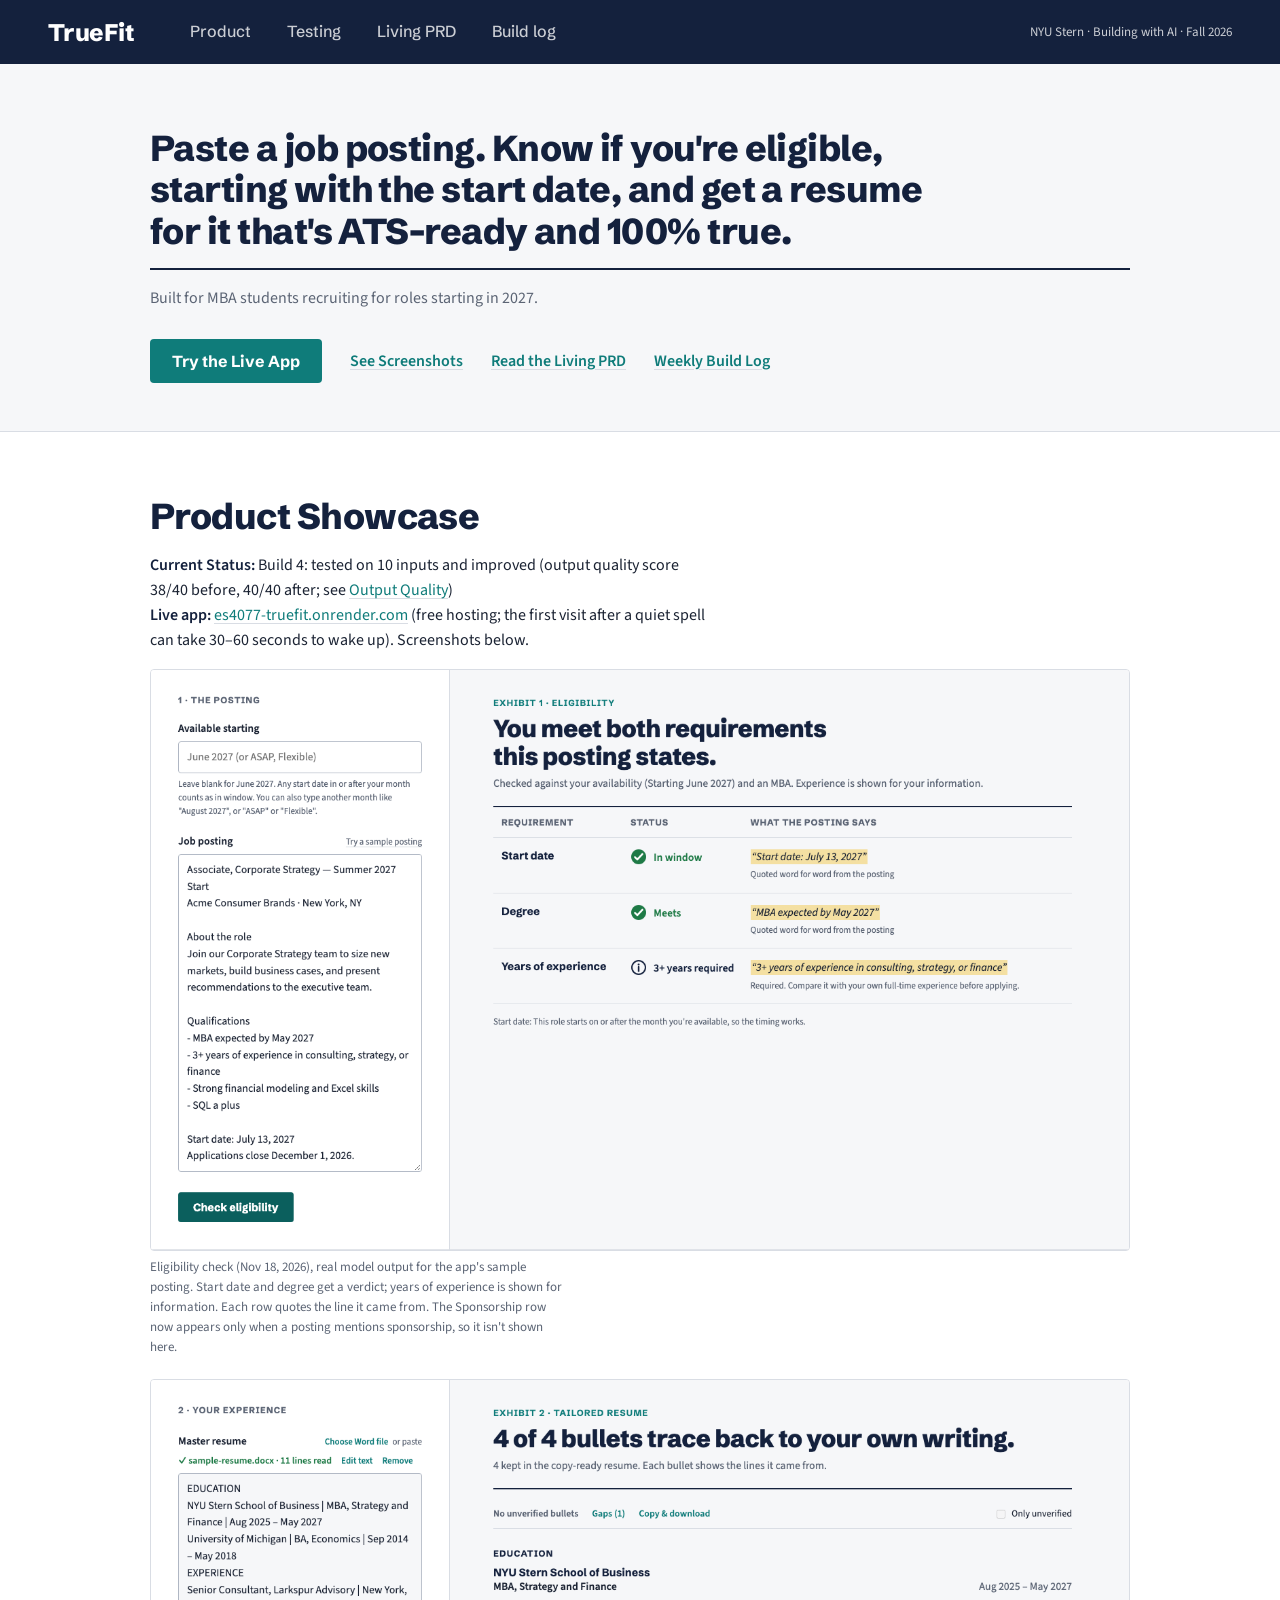
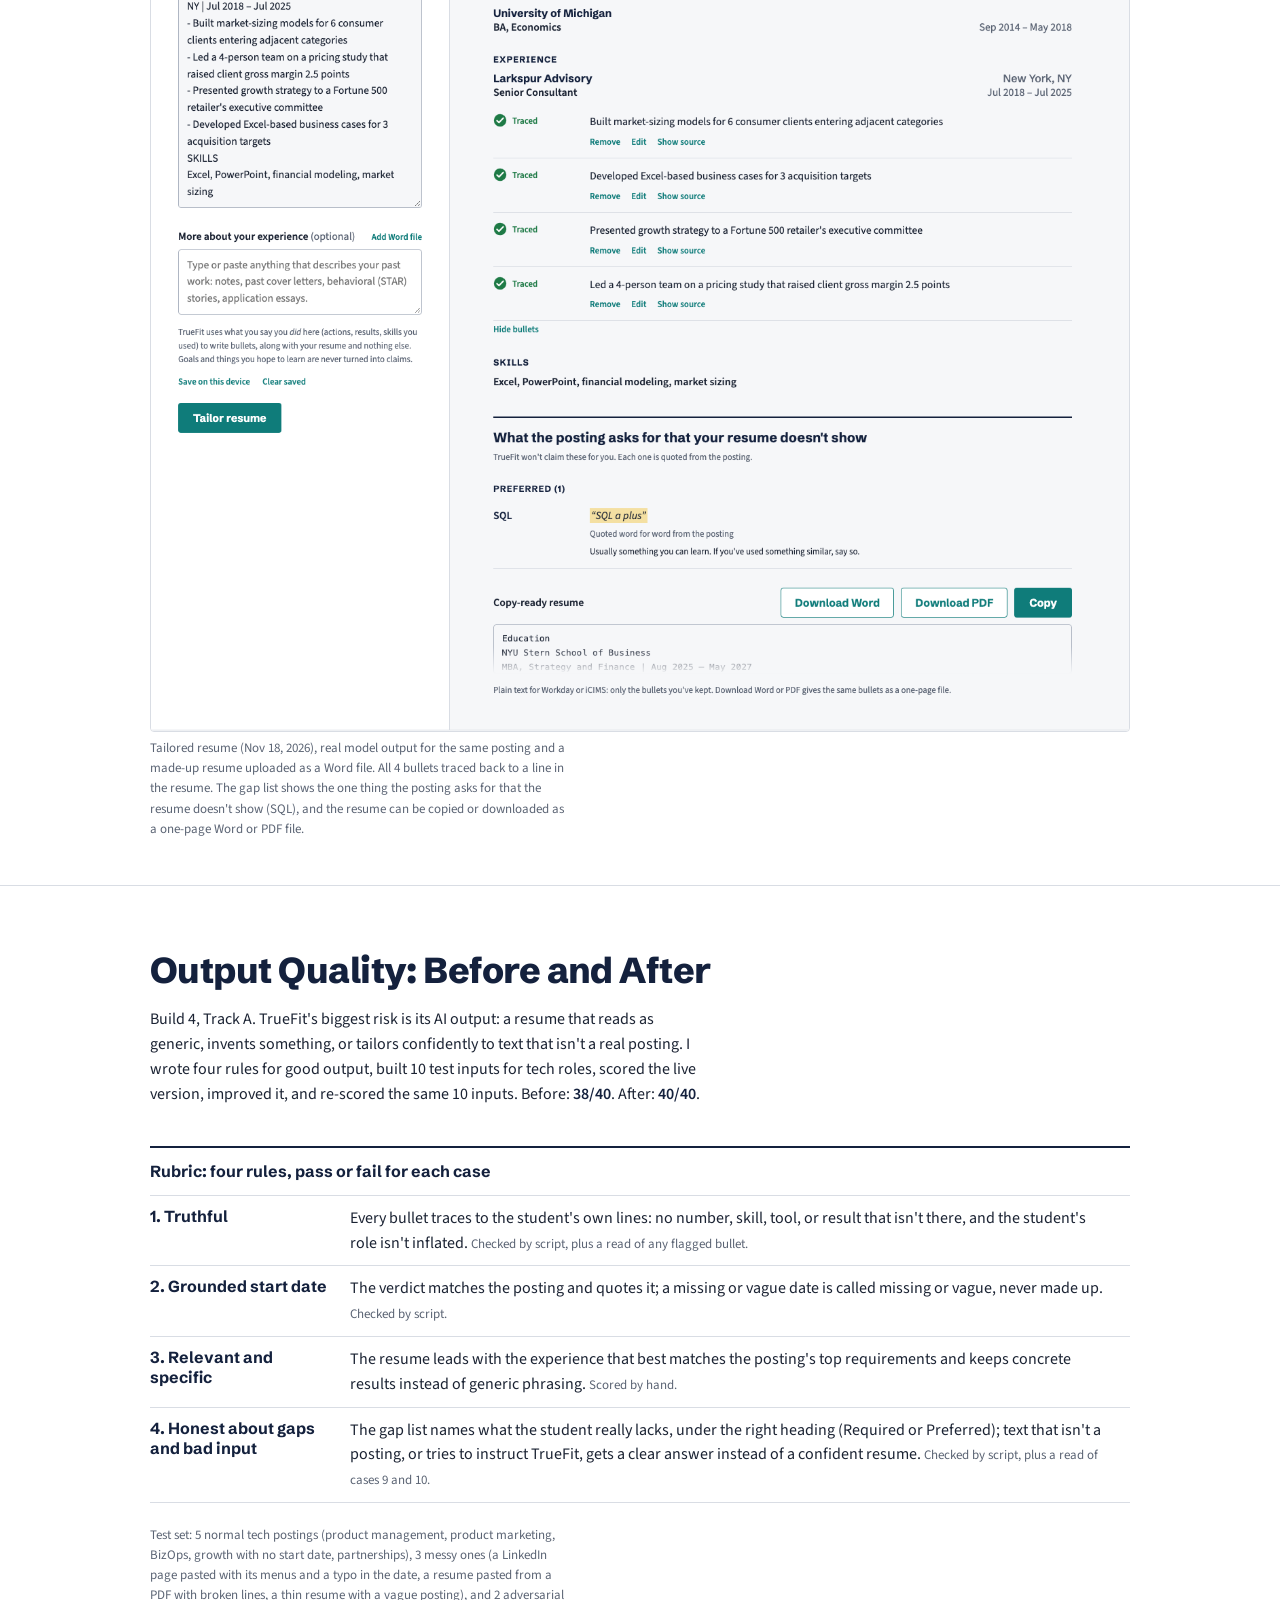
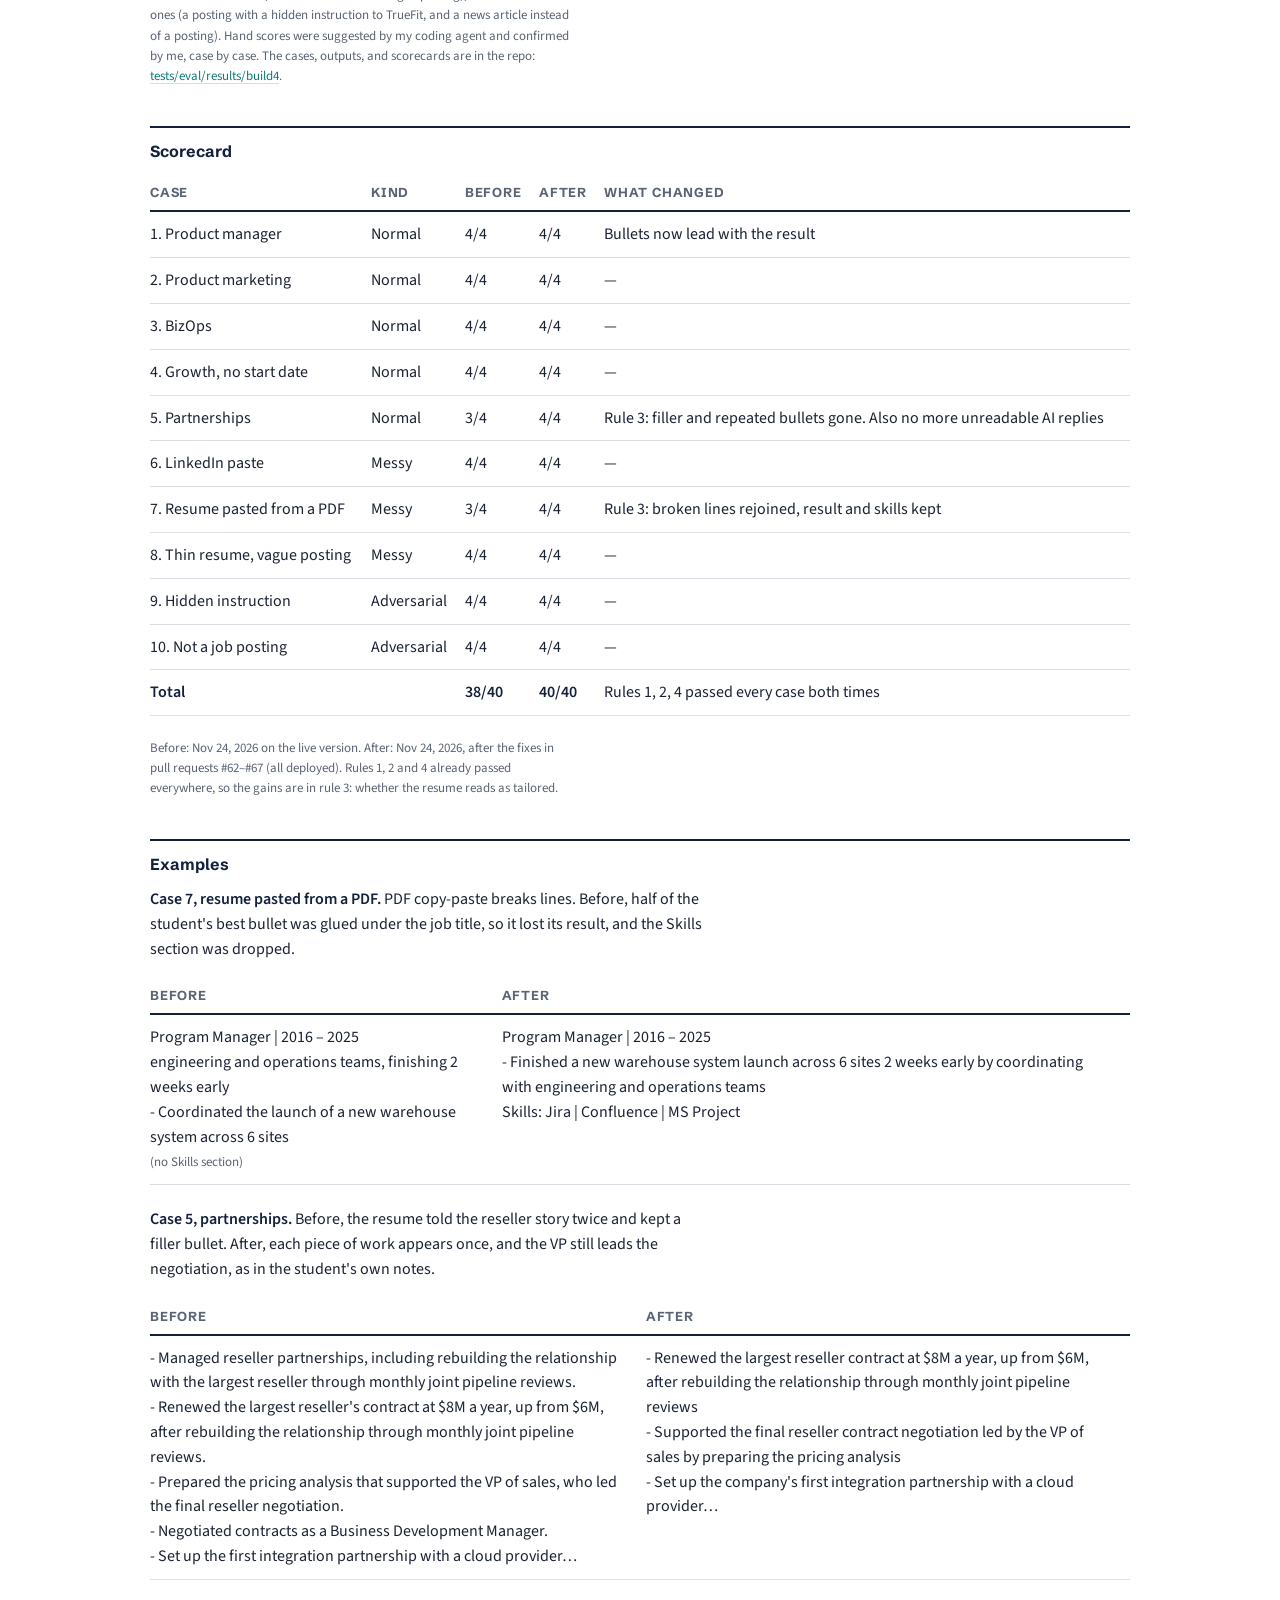
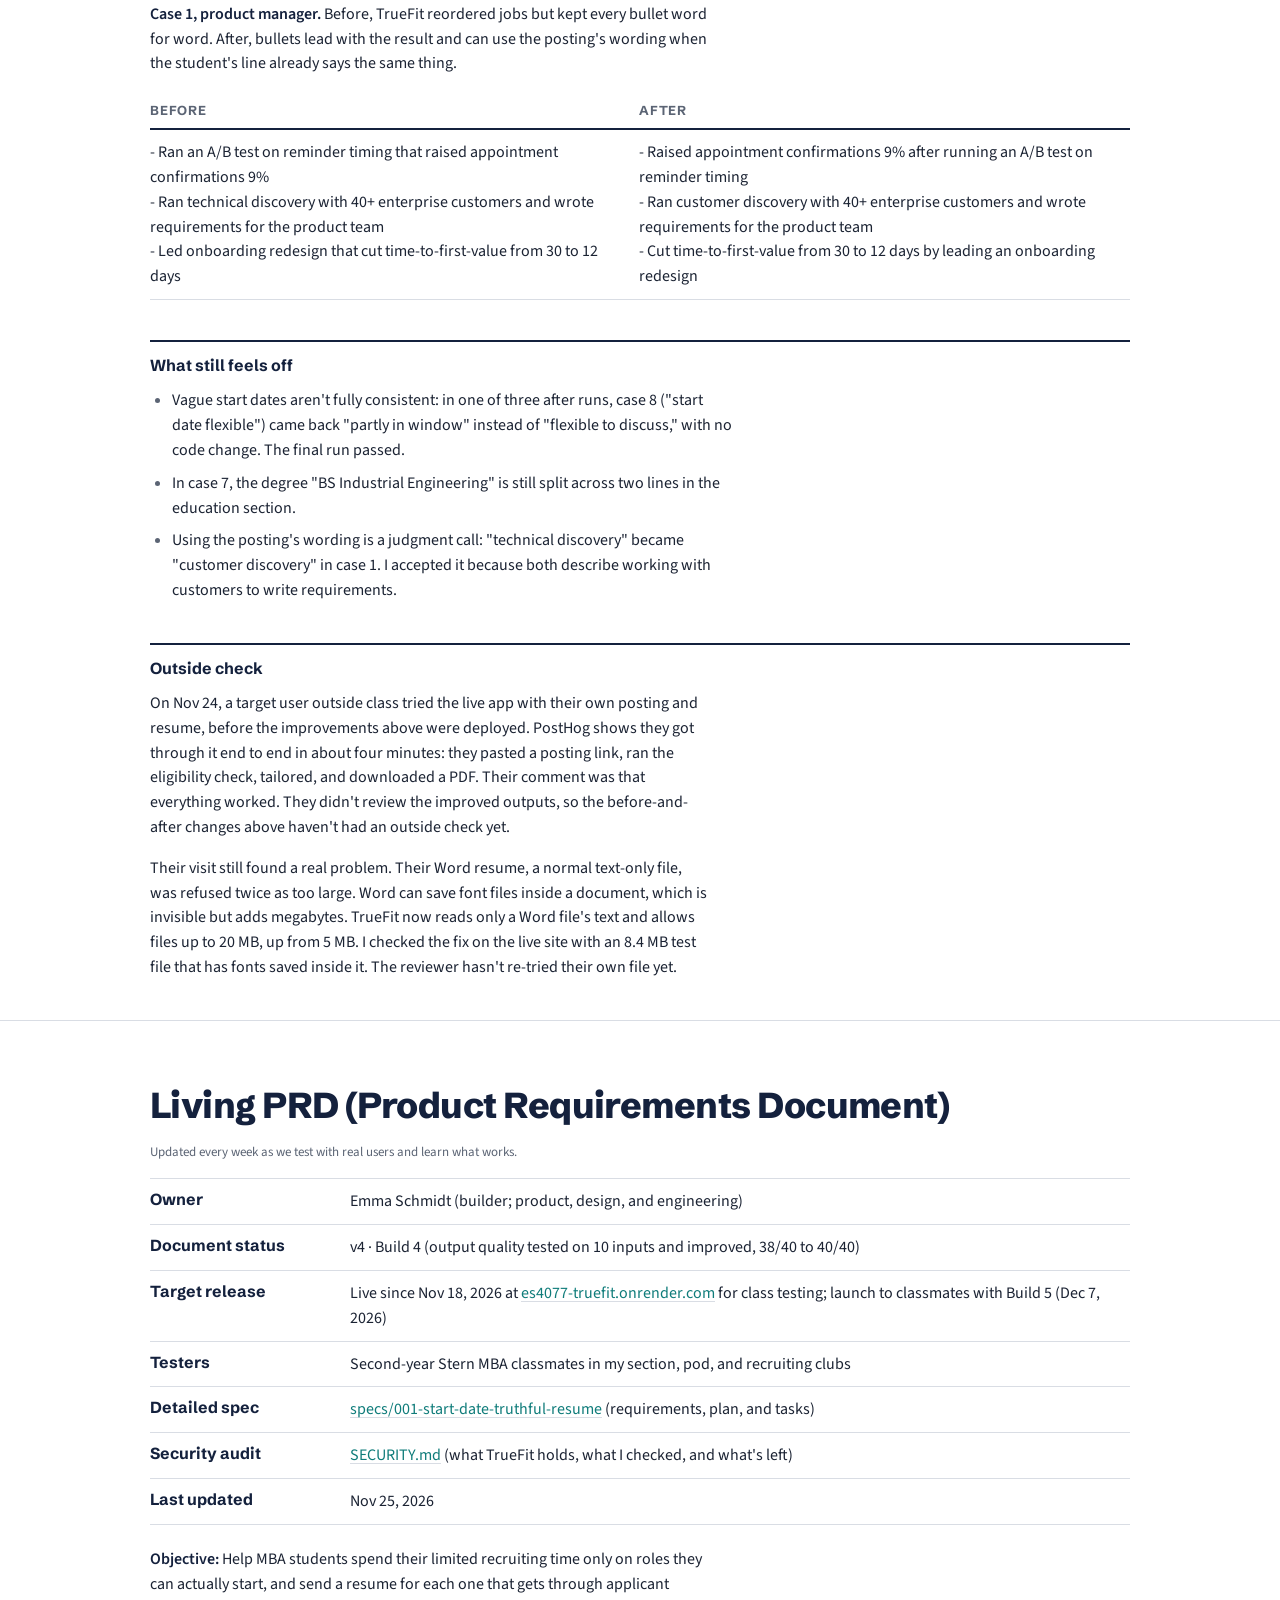
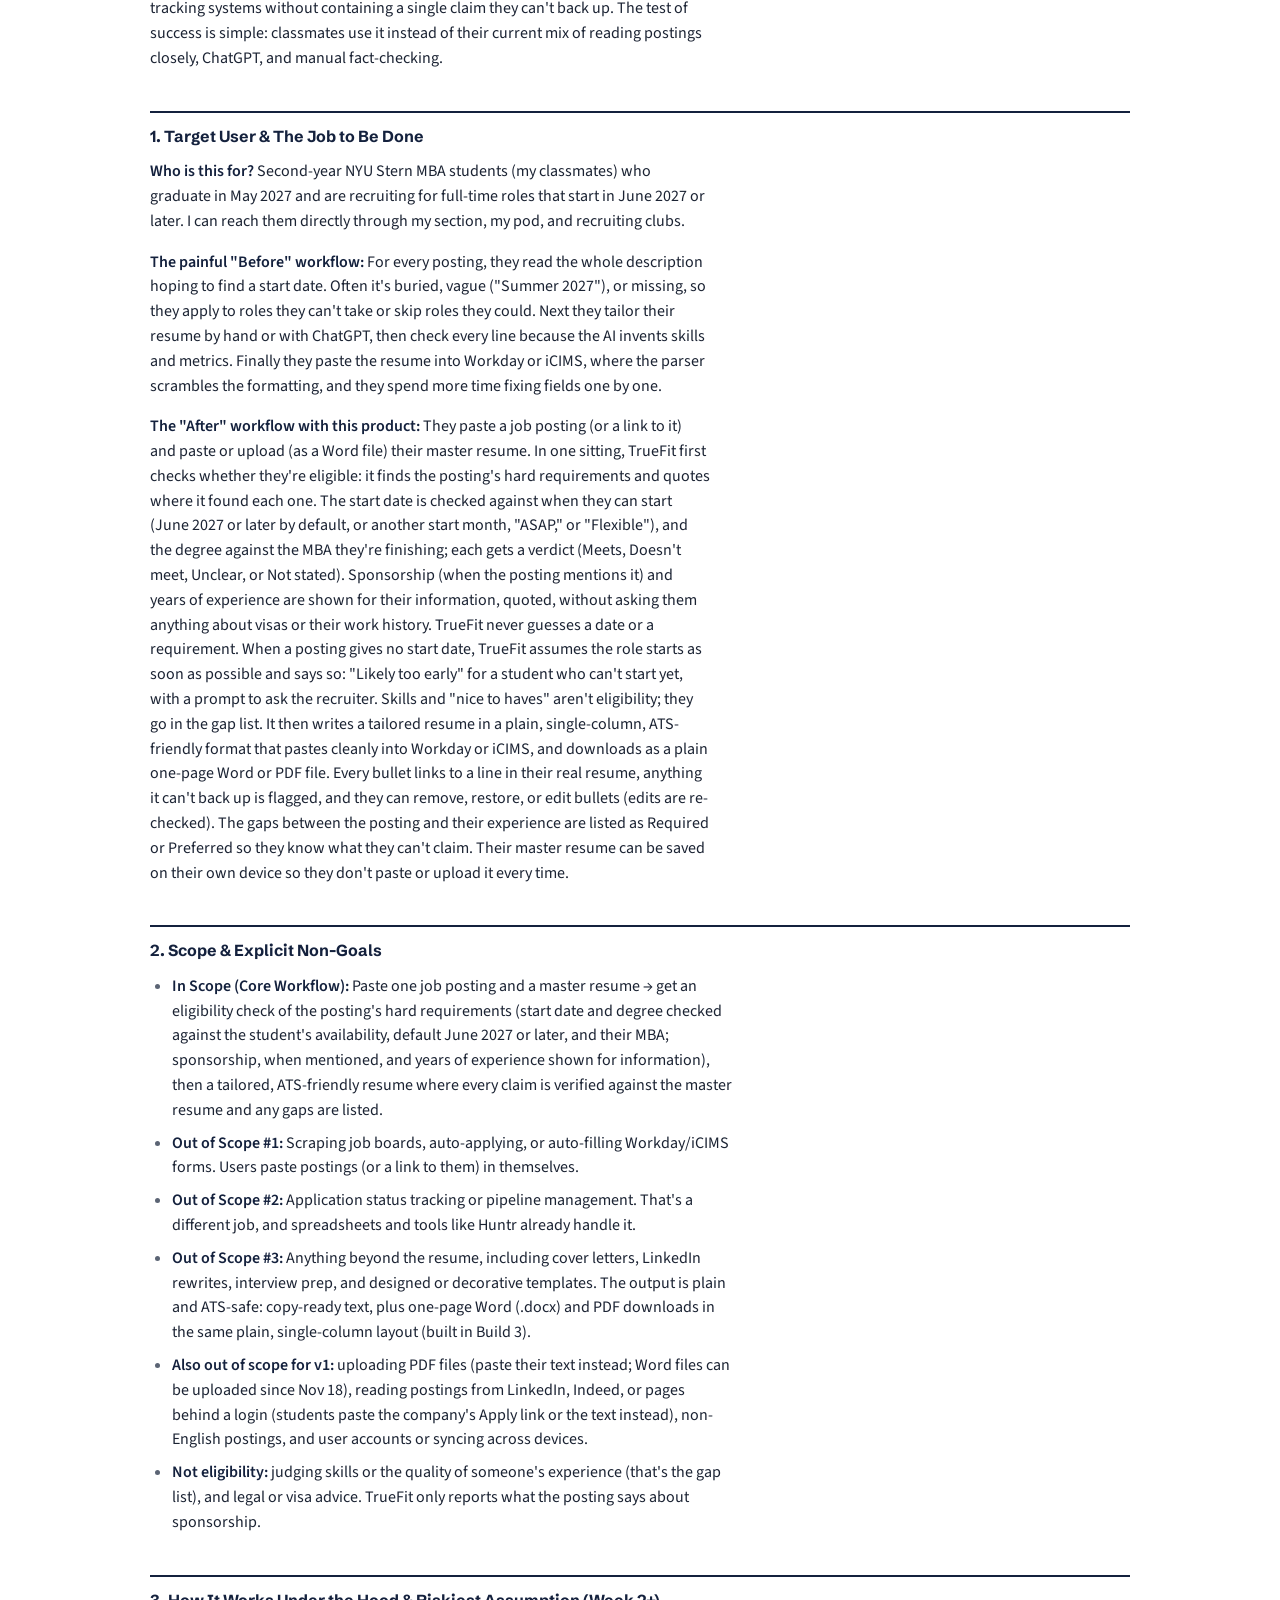
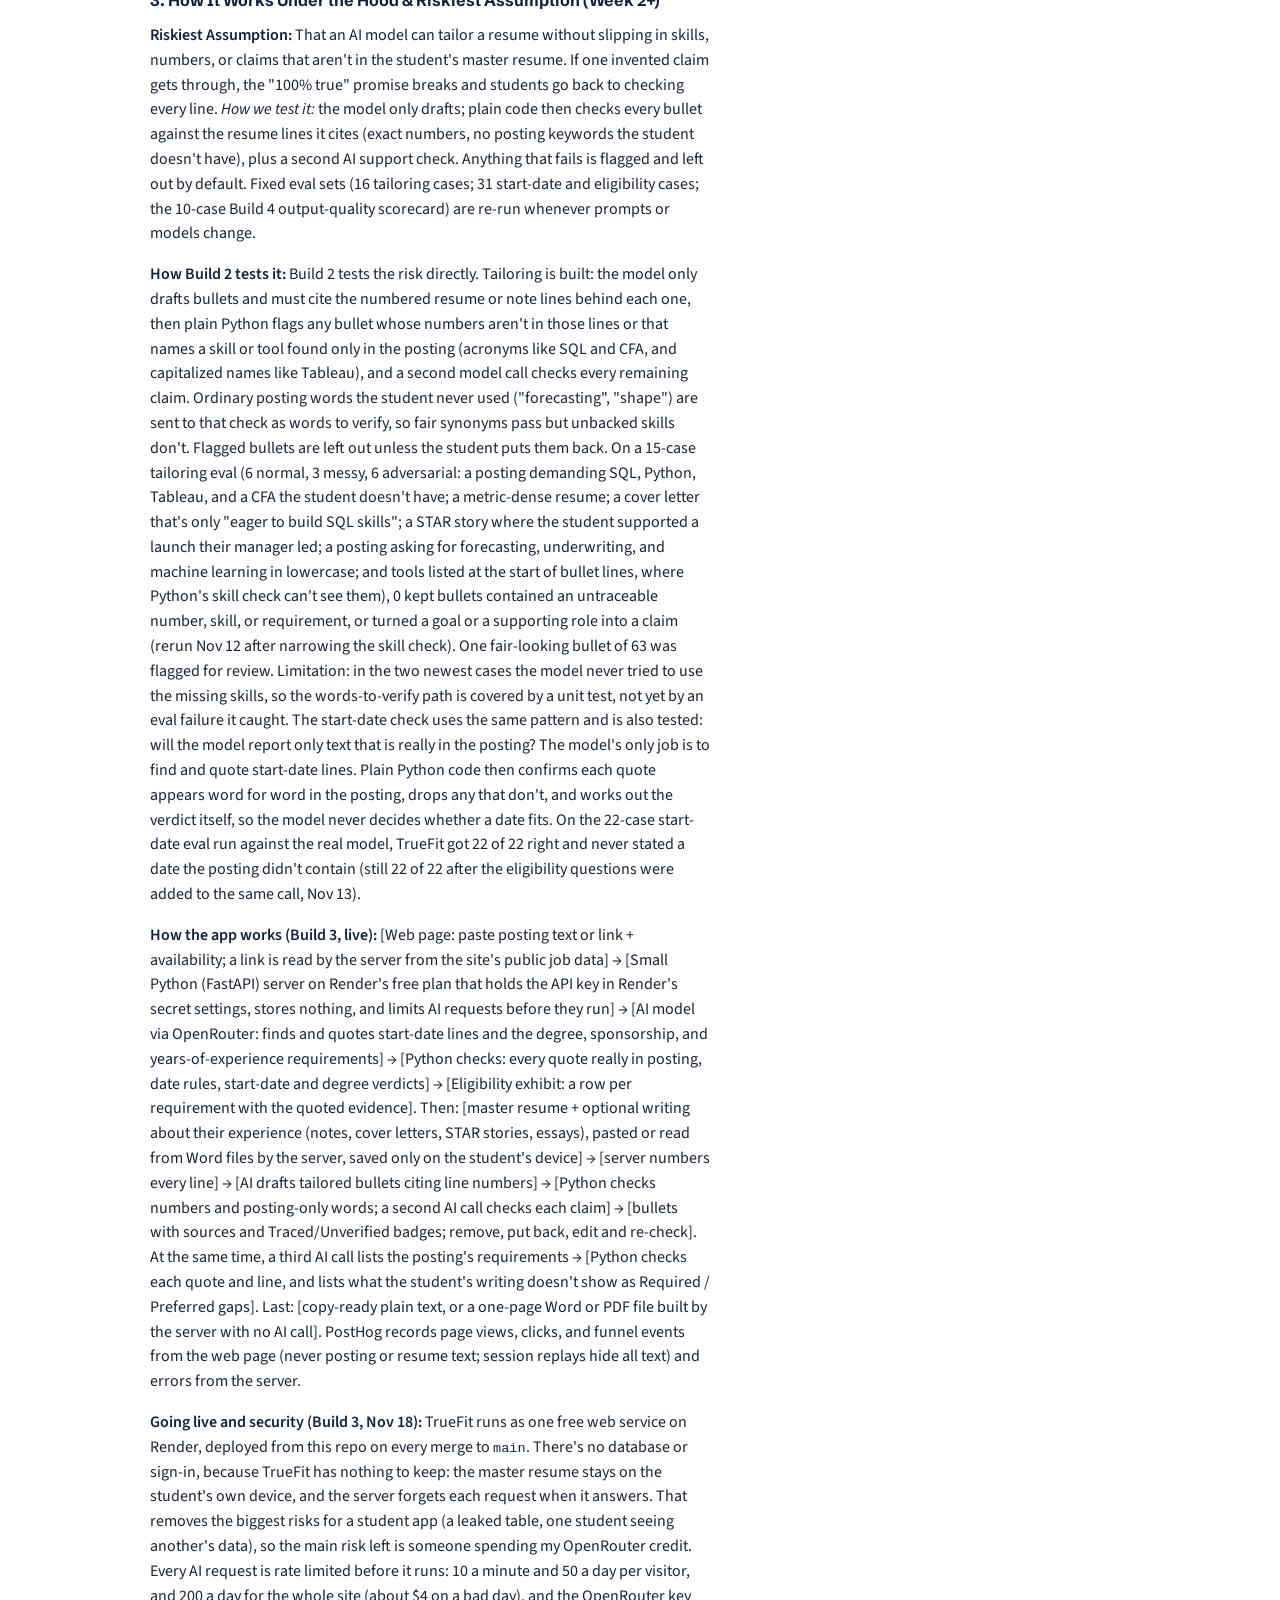
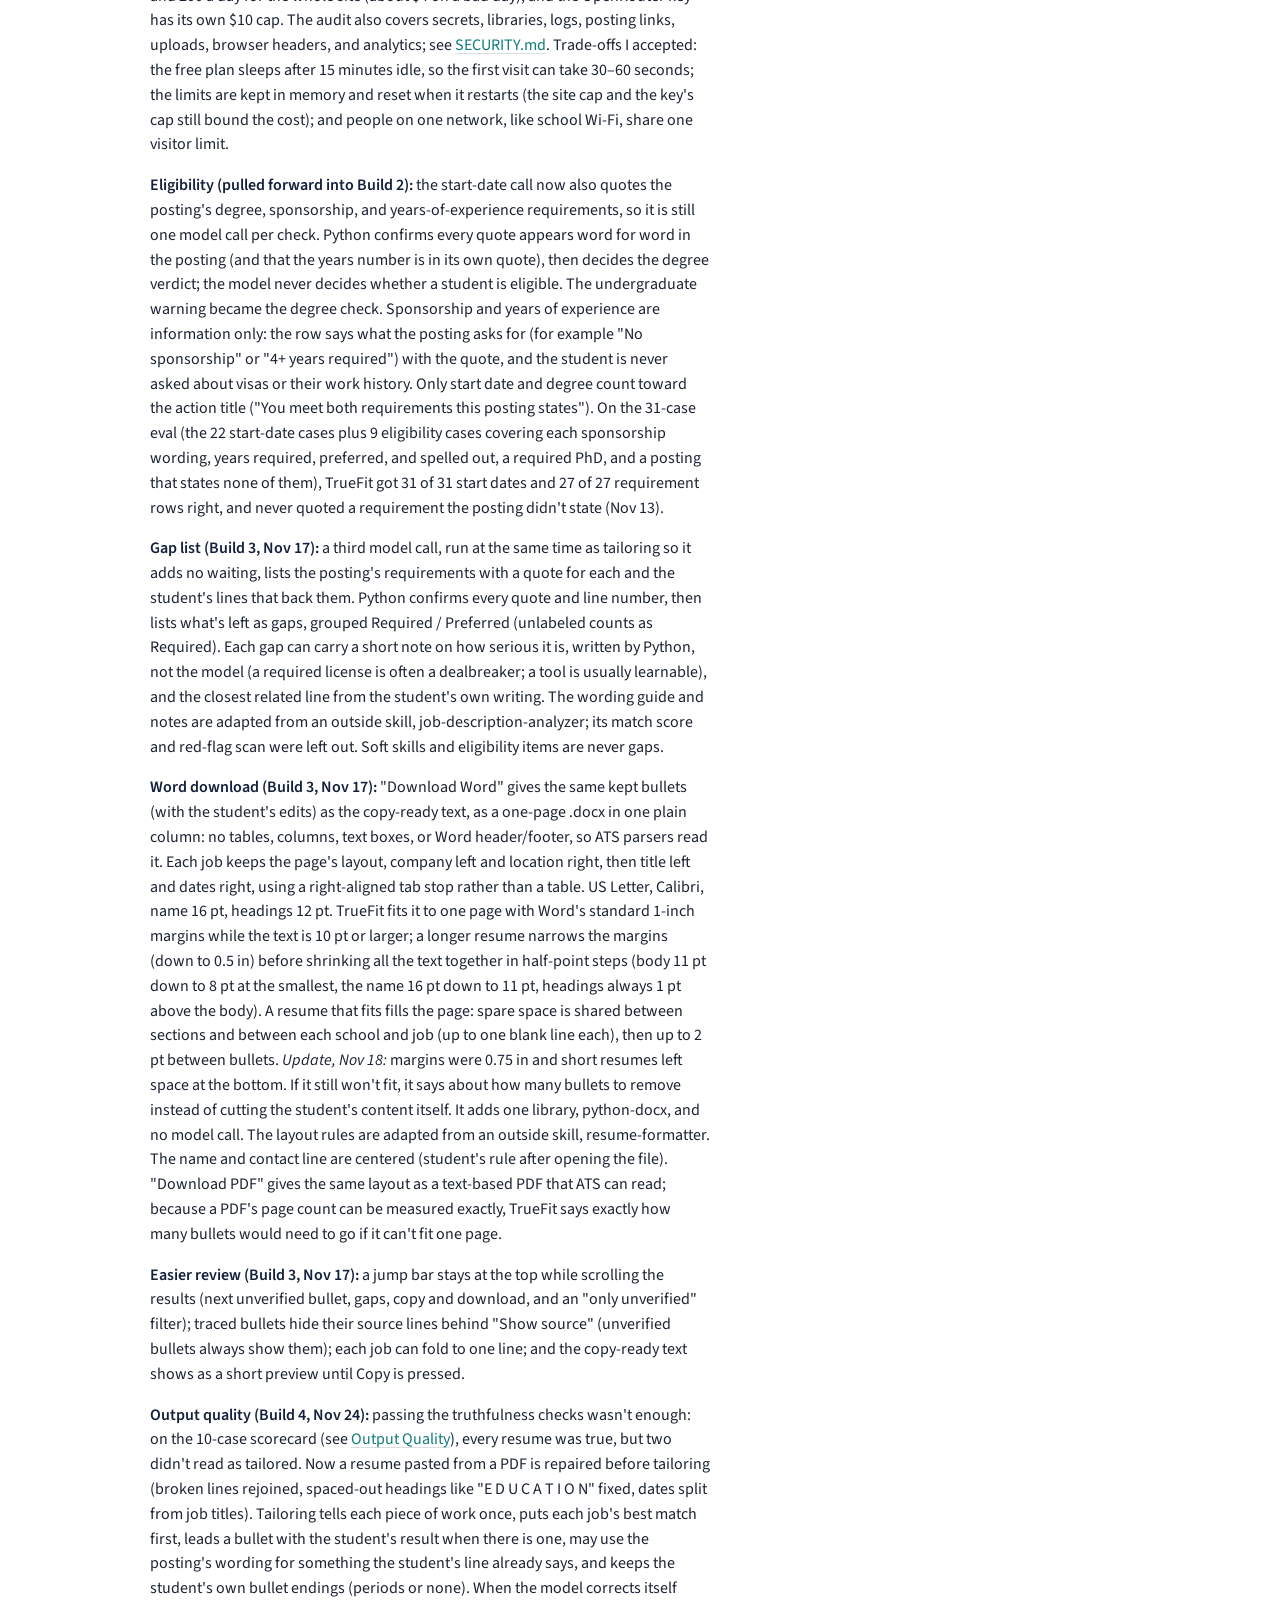
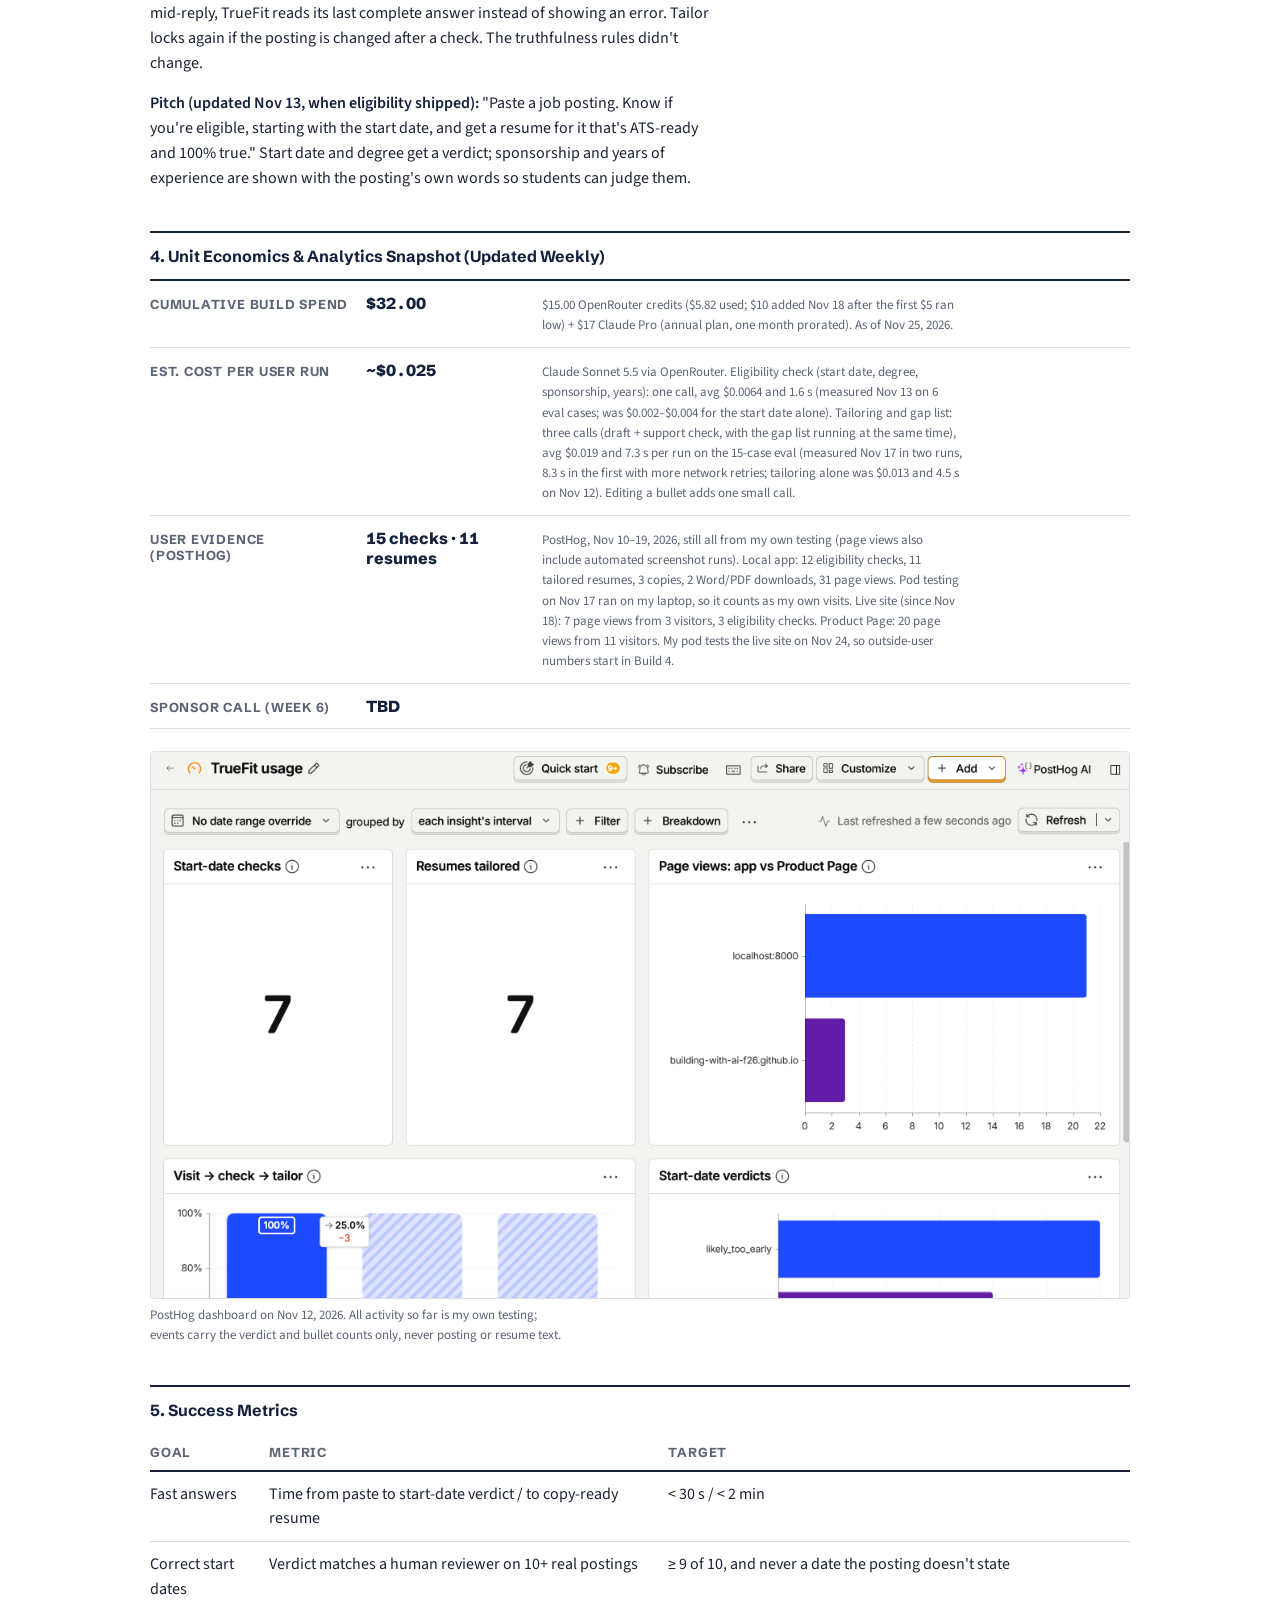
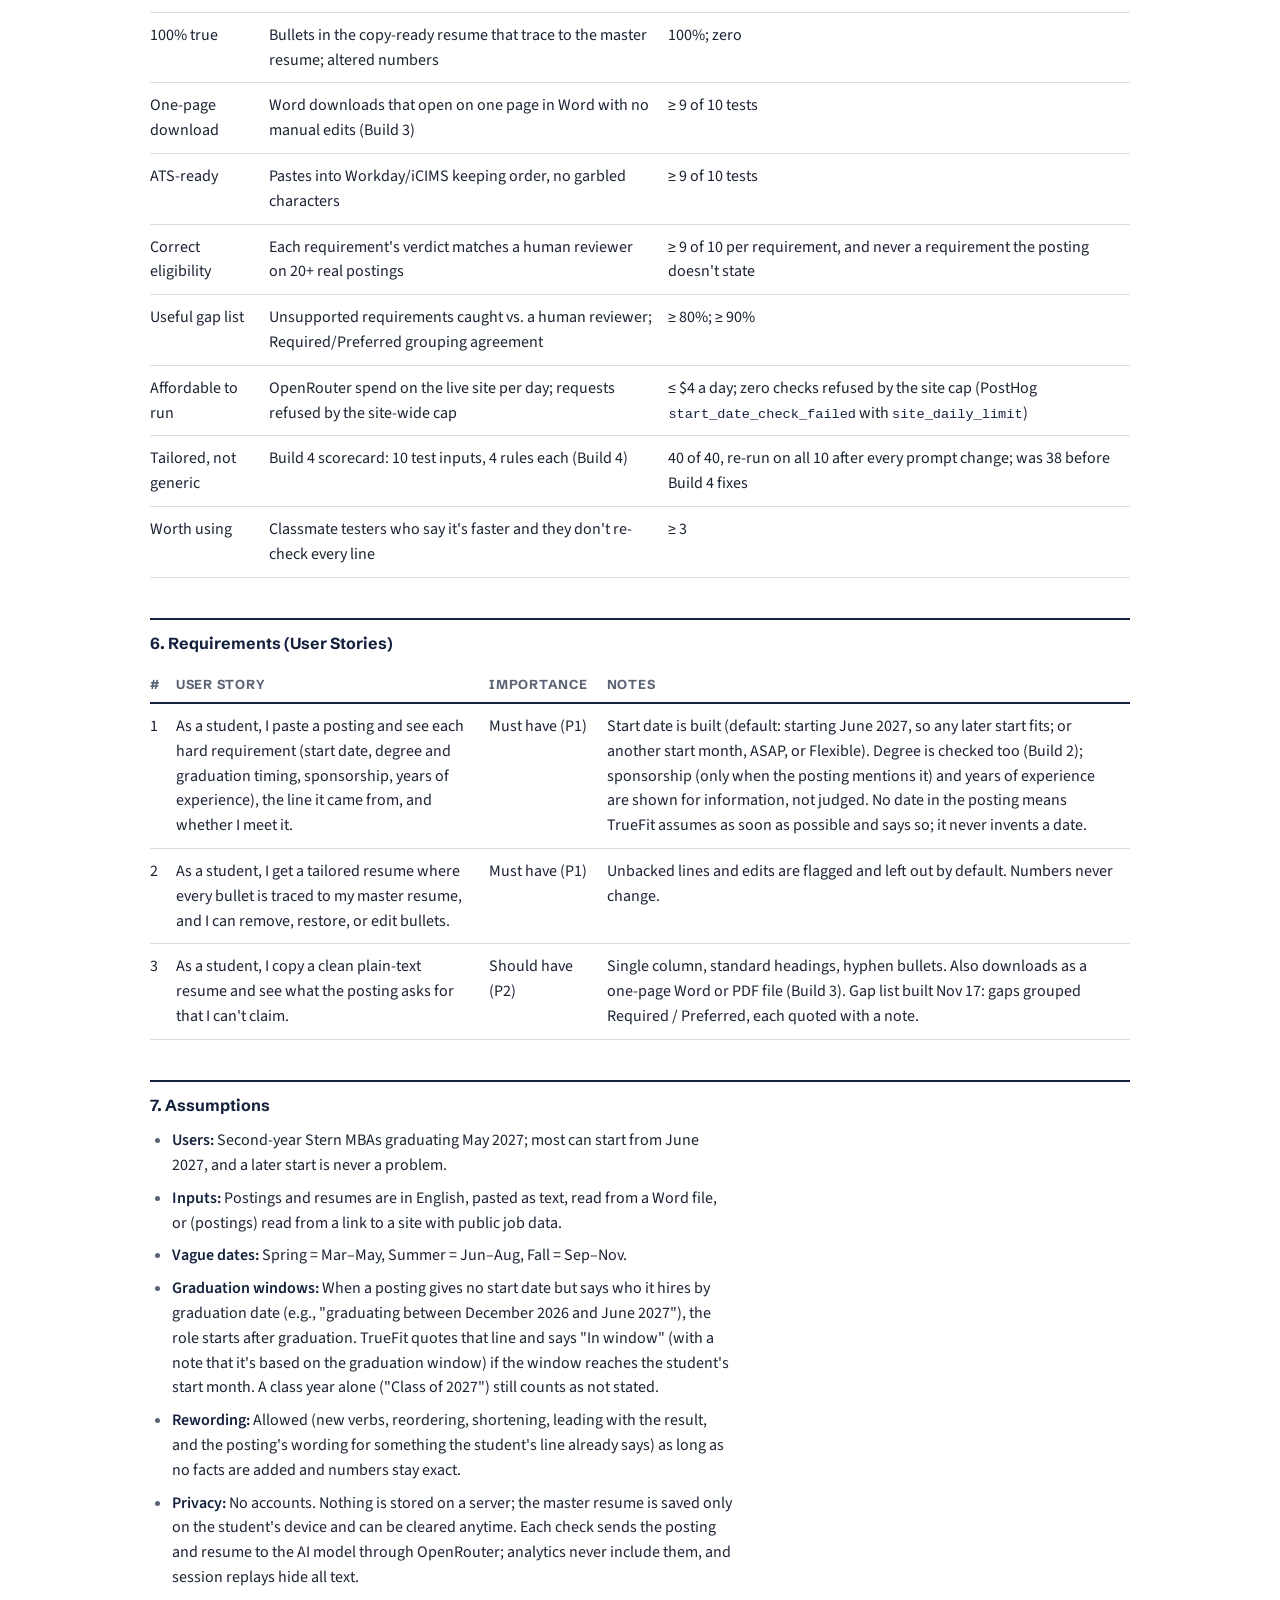
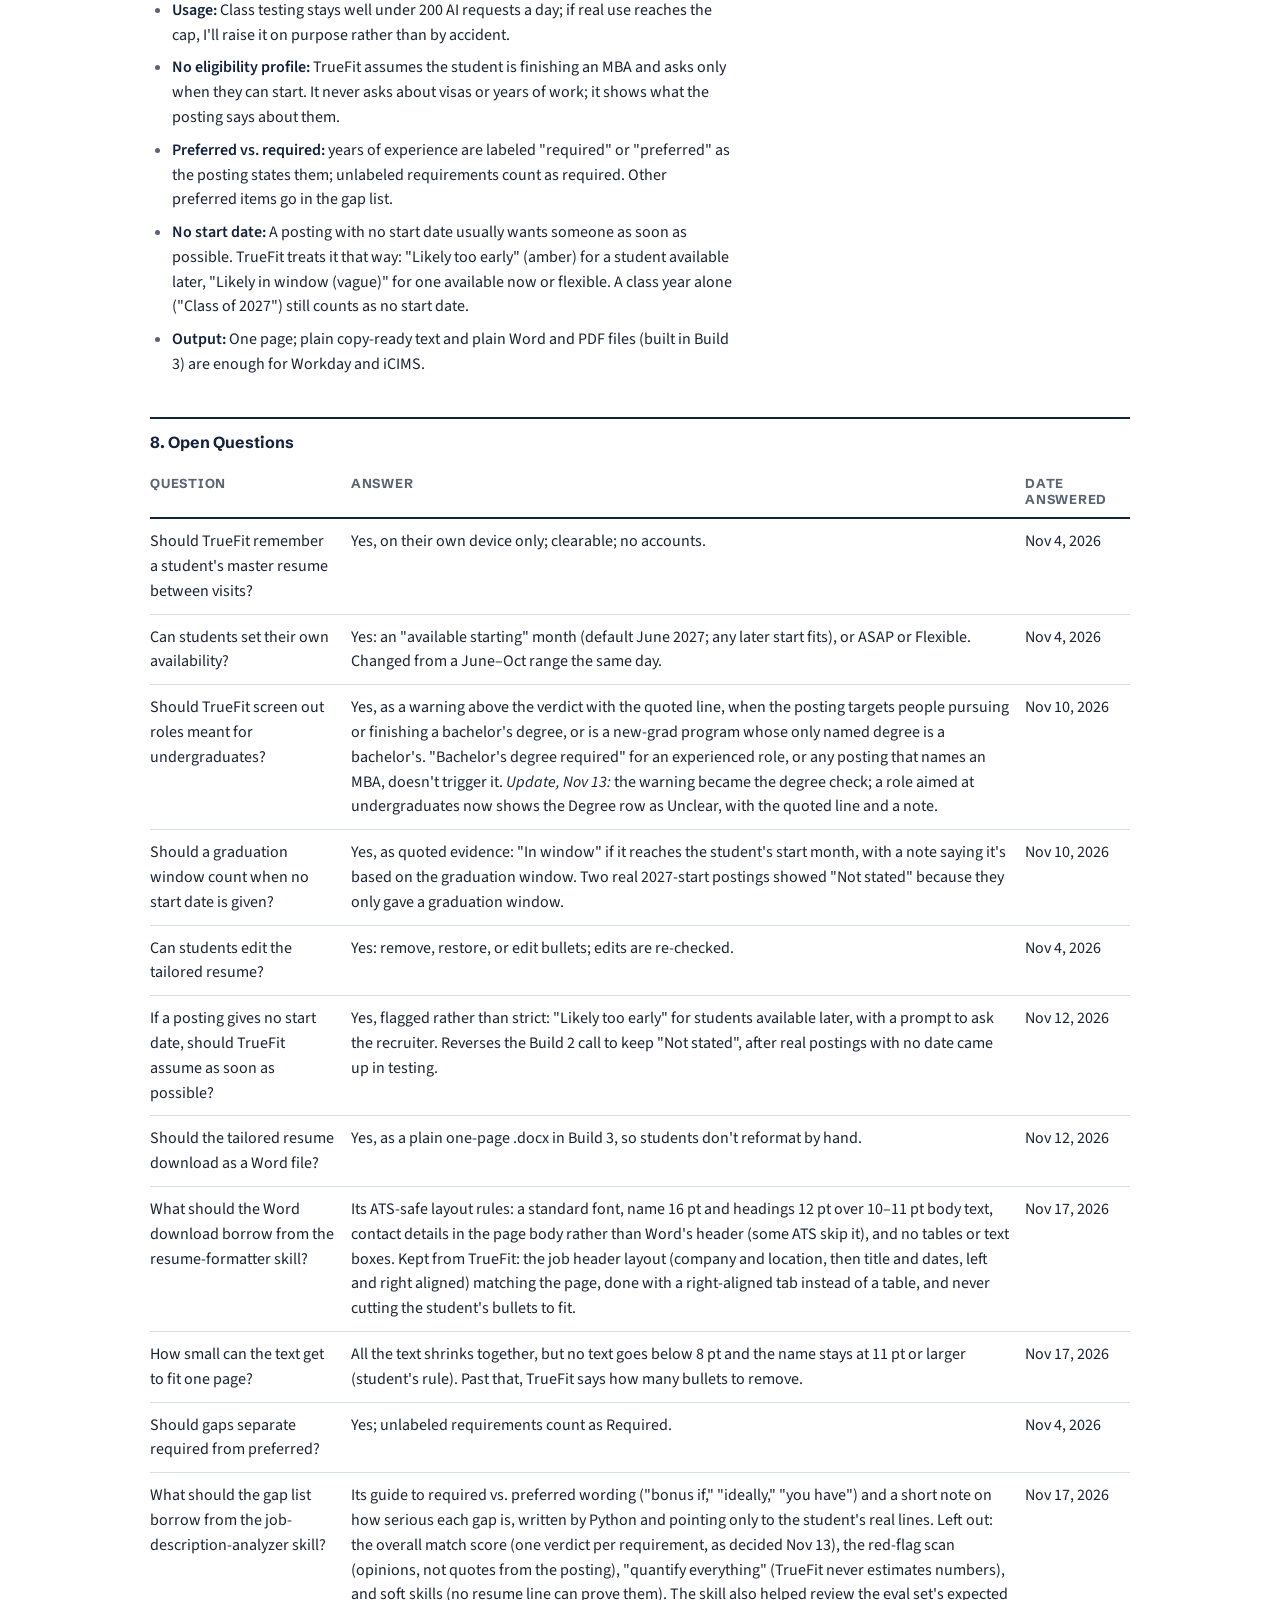
<file: docs/index.html>
<!DOCTYPE html>
<html lang="en">
<head>
  <meta charset="UTF-8" />
  <meta name="viewport" content="width=device-width, initial-scale=1.0" />
  <title>TrueFit · Building with AI (Fall 2026)</title>
  <link rel="preconnect" href="https://fonts.googleapis.com" />
  <link rel="preconnect" href="https://fonts.gstatic.com" crossorigin />
  <link rel="stylesheet" href="https://fonts.googleapis.com/css2?family=Schibsted+Grotesk:wght@500;700;800&family=Source+Sans+3:ital,wght@0,400;0,600;1,400&display=swap" />

  <!-- PostHog web snippet. The phc_ project token is a public, write-only key meant for browsers. -->
  <script>
    !function(t,e){var o,n,p,r;e.__SV||(window.posthog=e,e._i=[],e.init=function(i,s,a){function g(t,e){var o=e.split(".");2==o.length&&(t=t[o[0]],e=o[1]),t[e]=function(){t.push([e].concat(Array.prototype.slice.call(arguments,0)))}}(p=t.createElement("script")).type="text/javascript",p.crossOrigin="anonymous",p.async=!0,p.src=s.api_host.replace(".i.posthog.com","-assets.i.posthog.com")+"/static/array.js",(r=t.getElementsByTagName("script")[0]).parentNode.insertBefore(p,r);var u=e;for(void 0!==a?u=e[a]=[]:a="posthog",u.people=u.people||[],Object.defineProperty(u,"toString",{configurable:!0,enumerable:!0,writable:!0,value:function(t){var e="posthog";return"posthog"!==a&&(e+="."+a),t||(e+=" (stub)"),e}}),Object.defineProperty(u.people,"toString",{configurable:!0,enumerable:!0,writable:!0,value:function(){return u.toString(1)+".people (stub)"}}),o="init capture register register_once register_for_session unregister unregister_for_session getFeatureFlag getFeatureFlagResult isFeatureEnabled reloadFeatureFlags updateEarlyAccessFeatureEnrollment getEarlyAccessFeatures on onFeatureFlags onSessionId getSurveys getActiveMatchingSurveys renderSurvey canRenderSurvey getNextSurveyStep identify setPersonProperties group resetGroups setPersonPropertiesForFlags resetPersonPropertiesForFlags setGroupPropertiesForFlags resetGroupPropertiesForFlags reset get_distinct_id getGroups get_session_id get_session_replay_url alias set_config startSessionRecording stopSessionRecording sessionRecordingStarted captureException loadToolbar get_property getSessionProperty createPersonProfile opt_in_capturing opt_out_capturing has_opted_in_capturing has_opted_out_capturing clear_opt_in_out_capturing debug".split(" "),n=0;n<o.length;n++)g(u,o[n]);e._i.push([i,s,a])},e.__SV=1)}(document,window.posthog||[]);
    posthog.init('phc_uiW4XceXra5XUuGMpKmSmHMM5x4Mf5BY5Hh75uG4iDvg', {
      api_host: 'https://us.i.posthog.com',
      defaults: '2026-08-30',
    })
  </script>

  <style>
    /* TrueFit: "The Exhibit" (see DESIGN.md), set for reading: one column,
       hairline rules, deck-navy bar, teal for links and the one action. */
    :root {
      --navy: #14213d;
      --ground: #f6f7f9;
      --panel: #ffffff;
      --ink: #1b2333;
      --muted: #5b6474;
      --rule: #d9dde4;
      --teal: #0f7c7a;
      --teal-dark: #0b5f5d;
      --highlight-solid: #f2c94c;

      --display: "Schibsted Grotesk", "Helvetica Neue", Arial, sans-serif;
      --body: "Source Sans 3", -apple-system, BlinkMacSystemFont, "Helvetica Neue", Arial, sans-serif;
      --mono: ui-monospace, SFMono-Regular, Menlo, monospace;
      --measure: 70ch;
    }
    * { box-sizing: border-box; }
    html { scroll-padding-top: 80px; }
    body {
      margin: 0;
      font: 16px/1.55 var(--body);
      color: var(--ink);
      background: var(--panel);
    }
    ::selection { background: var(--highlight-solid); color: var(--navy); }
    a { color: var(--teal); text-decoration: underline; text-decoration-color: var(--rule); text-underline-offset: 3px; }
    a:hover { color: var(--teal-dark); text-decoration-color: currentColor; }
    a:focus-visible { outline: 3px solid var(--teal); outline-offset: 2px; border-radius: 2px; }
    strong { font-weight: 600; color: var(--navy); }
    code { font: 0.85em var(--mono); color: var(--navy); }

    /* ---- Top bar: wordmark, page sections, course ---------------------- */
    .topbar {
      position: sticky;
      top: 0;
      z-index: 1;
      display: flex;
      align-items: stretch;
      gap: 40px;
      min-height: 64px;
      padding: 0 48px;
      background: var(--navy);
      color: #fff;
    }
    .brand {
      align-self: center;
      font: 800 24px var(--display);
      letter-spacing: -0.01em;
      color: #fff;
      text-decoration: none;
    }
    .brand:hover { color: #fff; }
    .topbar nav { display: flex; gap: 4px; }
    .topbar nav a {
      display: flex;
      align-items: center;
      padding: 0 16px;
      font: 500 16px var(--display);
      color: rgba(255, 255, 255, 0.78);
      text-decoration: none;
      border-bottom: 3px solid transparent;
    }
    .topbar nav a:hover { color: #fff; border-bottom-color: var(--highlight-solid); }
    .topbar a:focus-visible { outline: 3px solid var(--highlight-solid); outline-offset: -3px; }
    .course {
      align-self: center;
      margin-left: auto;
      font: 400 13px var(--body);
      color: rgba(255, 255, 255, 0.78);
    }

    /* ---- Page column ---------------------------------------------------- */
    .hero, section { padding-left: max(48px, (100% - 980px) / 2); padding-right: max(48px, (100% - 980px) / 2); }
    p, li { max-width: var(--measure); }

    .hero {
      background: var(--ground);
      border-bottom: 1px solid var(--rule);
      padding-top: 64px;
      padding-bottom: 48px;
    }
    h1 {
      font: 800 36px/1.15 var(--display);
      letter-spacing: -0.015em;
      color: var(--navy);
      margin-top: 0;
      margin-bottom: 0;
      padding-bottom: 16px;
      border-bottom: 2px solid var(--navy);
      text-wrap: balance;
    }
    .lede { color: var(--muted); margin-top: 16px; margin-bottom: 28px; }
    .actions { display: flex; flex-wrap: wrap; align-items: center; gap: 12px 28px; }
    .btn {
      display: inline-block;
      padding: 12px 22px;
      border-radius: 4px;
      font: 700 16px var(--display);
      color: #fff;
      background: var(--teal);
      text-decoration: none;
    }
    .btn:hover { color: #fff; background: var(--teal-dark); }
    .actions a:not(.btn) { font-weight: 600; }

    section { padding-top: 64px; padding-bottom: 24px; }
    section + section { border-top: 1px solid var(--rule); }
    h2 {
      font: 800 36px/1.15 var(--display);
      letter-spacing: -0.015em;
      color: var(--navy);
      margin-top: 0;
      margin-bottom: 16px;
      text-wrap: balance;
    }
    h3 {
      font: 700 16px/1.4 var(--display);
      color: var(--navy);
      margin-top: 40px;
      margin-bottom: 12px;
      padding-top: 12px;
      border-top: 2px solid var(--navy);
    }
    p, ul { margin-top: 0; margin-bottom: 16px; }
    ul { padding-left: 22px; }
    li { margin-bottom: 8px; }
    li::marker { color: var(--muted); }
    .meta { font-size: 13px; color: var(--muted); }

    figure { margin: 0 0 22px; }
    figure img {
      display: block;
      width: 100%;
      height: auto;
      border: 1px solid var(--rule);
      border-radius: 4px;
      background: var(--ground);
    }
    figcaption { margin-top: 6px; max-width: var(--measure); }

    /* Tables: hairlines only, caps headers, aligned numerals */
    table {
      width: 100%;
      border-collapse: collapse;
      margin-bottom: 22px;
      font-variant-numeric: tabular-nums;
    }
    th, td {
      text-align: left;
      vertical-align: top;
      padding: 10px 16px 10px 0;
      border-bottom: 1px solid var(--rule);
    }
    thead th {
      font: 700 13px var(--display);
      letter-spacing: 0.06em;
      text-transform: uppercase;
      color: var(--muted);
      border-bottom: 2px solid var(--navy);
    }
    tbody th, table:not(:has(thead)) th {
      font: 700 16px var(--display);
      color: var(--navy);
      width: 200px;
    }
    table:not(:has(thead)) tr:first-child > * { border-top: 1px solid var(--rule); }

    /* Unit economics: a ledger of labelled rows, not cards */
    .ledger { margin-bottom: 22px; border-top: 2px solid var(--navy); }
    .ledger-row {
      display: grid;
      grid-template-columns: 200px 160px minmax(0, 1fr);
      gap: 16px;
      padding: 12px 0;
      border-bottom: 1px solid var(--rule);
      align-items: baseline;
    }
    .stat-label {
      font: 700 13px var(--display);
      letter-spacing: 0.06em;
      text-transform: uppercase;
      color: var(--muted);
    }
    .stat-value {
      font: 800 16px var(--display);
      color: var(--navy);
      font-variant-numeric: tabular-nums;
    }
    .ledger-row .meta { margin: 0; }

    .log-entry h3 { margin-top: 32px; }

    @media (max-width: 900px) {
      .topbar { flex-wrap: wrap; gap: 0 20px; padding: 10px 20px 0; }
      .brand { font-size: 22px; }
      .topbar nav { order: 3; width: 100%; overflow-x: auto; margin: 0 -12px; }
      .topbar nav a { padding: 12px; }
      .course { margin-left: 0; }
      html { scroll-padding-top: 120px; }
      .hero, section { padding-left: 20px; padding-right: 20px; }
      .hero { padding-top: 40px; padding-bottom: 36px; }
      section { padding-top: 44px; }
      h1, h2 { font-size: 28px; }
      .ledger-row { grid-template-columns: 1fr; gap: 4px; }
      table { display: block; overflow-x: auto; }
      tbody th, table:not(:has(thead)) th { width: auto; min-width: 120px; }
    }
  </style>
</head>
<body>
  <header class="topbar">
    <a class="brand" href="#top">TrueFit</a>
    <nav aria-label="Page sections">
      <a href="#live-demo">Product</a>
      <a href="#output-quality">Testing</a>
      <a href="#prd">Living PRD</a>
      <a href="#build-log">Build log</a>
    </nav>
    <span class="course">NYU Stern · Building with AI · Fall 2026</span>
  </header>

  <main>
    <!-- HERO / PRODUCT PITCH -->
    <div class="hero" id="top">
      <h1>Paste a job posting. Know if you're eligible, starting with the start date, and get a resume for it that's ATS-ready and 100% true.</h1>
      <p class="lede">Built for MBA students recruiting for roles starting in 2027.</p>
      <div class="actions">
        <a class="btn" href="https://es4077-truefit.onrender.com" onclick="window.posthog && posthog.capture('clicked_try_product')">Try the Live App</a>
        <a href="#live-demo">See Screenshots</a>
        <a href="#prd">Read the Living PRD</a>
        <a href="#build-log">Weekly Build Log</a>
      </div>
    </div>

    <!-- DEMO / SCREENSHOT / VIDEO SHOWCASE -->
    <section id="live-demo">
      <h2>Product Showcase</h2>
      <p>
        <strong>Current Status:</strong> Build 4: tested on 10 inputs and improved (output quality score 38/40 before, 40/40 after; see <a href="#output-quality">Output Quality</a>)<br />
        <strong>Live app:</strong> <a href="https://es4077-truefit.onrender.com">es4077-truefit.onrender.com</a> (free hosting; the first visit after a quiet spell can take 30–60 seconds to wake up). Screenshots below.
      </p>
      <figure>
        <img src="images/app-build3-eligibility.png" width="1440" height="854" loading="lazy"
             alt="TrueFit's eligibility check for the app's sample posting, Associate, Corporate Strategy at a made-up company, Acme Consumer Brands. Action title: 'You meet both requirements this posting states.' Rows: Start date, In window, quoting 'Start date: July 13, 2027'; Degree, Meets, quoting 'MBA expected by May 2027'; Years of experience, shown for information as '3+ years required', quoting '3+ years of experience in consulting, strategy, or finance'. There is no Sponsorship row because the posting doesn't mention sponsorship." />
        <figcaption class="meta">
          Eligibility check (Nov 18, 2026), real model output for the app's sample posting. Start date and degree get a verdict; years of experience is shown for information. Each row quotes the line it came from. The Sponsorship row now appears only when a posting mentions sponsorship, so it isn't shown here.
        </figcaption>
      </figure>
      <figure>
        <img src="images/app-build3-tailored.png" width="1440" height="1400" loading="lazy"
             alt="TrueFit's tailored resume for a made-up sample resume read from a Word file, shown as 'sample-resume.docx · 11 lines read' with Edit text and Remove links. Action title: '4 of 4 bullets trace back to your own writing.' A jump bar reads 'No unverified bullets', 'Gaps (1)', 'Copy &amp; download', and 'Only unverified'. Education lists NYU Stern and the University of Michigan; Experience lists Senior Consultant at Larkspur Advisory with four bullets, each marked Traced. Below, the gap list under 'What the posting asks for that your resume doesn't show' has one Preferred gap, SQL, quoting 'SQL a plus'. At the bottom are Download Word, Download PDF, and Copy buttons above the copy-ready text." />
        <figcaption class="meta">
          Tailored resume (Nov 18, 2026), real model output for the same posting and a made-up resume uploaded as a Word file. All 4 bullets traced back to a line in the resume. The gap list shows the one thing the posting asks for that the resume doesn't show (SQL), and the resume can be copied or downloaded as a one-page Word or PDF file.
        </figcaption>
      </figure>
    </section>

    <!-- BUILD 4 EVIDENCE: OUTPUT QUALITY (Track A) -->
    <section id="output-quality">
      <h2>Output Quality: Before and After</h2>
      <p>Build 4, Track A. TrueFit's biggest risk is its AI output: a resume that reads as generic, invents something, or tailors confidently to text that isn't a real posting. I wrote four rules for good output, built 10 test inputs for tech roles, scored the live version, improved it, and re-scored the same 10 inputs. Before: <strong>38/40</strong>. After: <strong>40/40</strong>.</p>

      <h3>Rubric: four rules, pass or fail for each case</h3>
      <table>
        <tr><th scope="row">1. Truthful</th><td>Every bullet traces to the student's own lines: no number, skill, tool, or result that isn't there, and the student's role isn't inflated. <span class="meta">Checked by script, plus a read of any flagged bullet.</span></td></tr>
        <tr><th scope="row">2. Grounded start date</th><td>The verdict matches the posting and quotes it; a missing or vague date is called missing or vague, never made up. <span class="meta">Checked by script.</span></td></tr>
        <tr><th scope="row">3. Relevant and specific</th><td>The resume leads with the experience that best matches the posting's top requirements and keeps concrete results instead of generic phrasing. <span class="meta">Scored by hand.</span></td></tr>
        <tr><th scope="row">4. Honest about gaps and bad input</th><td>The gap list names what the student really lacks, under the right heading (Required or Preferred); text that isn't a posting, or tries to instruct TrueFit, gets a clear answer instead of a confident resume. <span class="meta">Checked by script, plus a read of cases 9 and 10.</span></td></tr>
      </table>
      <p class="meta">Test set: 5 normal tech postings (product management, product marketing, BizOps, growth with no start date, partnerships), 3 messy ones (a LinkedIn page pasted with its menus and a typo in the date, a resume pasted from a PDF with broken lines, a thin resume with a vague posting), and 2 adversarial ones (a posting with a hidden instruction to TrueFit, and a news article instead of a posting). Hand scores were suggested by my coding agent and confirmed by me, case by case. The cases, outputs, and scorecards are in the repo: <a href="https://github.com/building-with-ai-f26/es4077-truefit/tree/main/tests/eval/results/build4">tests/eval/results/build4</a>.</p>

      <h3>Scorecard</h3>
      <table>
        <thead><tr><th>Case</th><th>Kind</th><th>Before</th><th>After</th><th>What changed</th></tr></thead>
        <tbody>
          <tr><td>1. Product manager</td><td>Normal</td><td>4/4</td><td>4/4</td><td>Bullets now lead with the result</td></tr>
          <tr><td>2. Product marketing</td><td>Normal</td><td>4/4</td><td>4/4</td><td>—</td></tr>
          <tr><td>3. BizOps</td><td>Normal</td><td>4/4</td><td>4/4</td><td>—</td></tr>
          <tr><td>4. Growth, no start date</td><td>Normal</td><td>4/4</td><td>4/4</td><td>—</td></tr>
          <tr><td>5. Partnerships</td><td>Normal</td><td>3/4</td><td>4/4</td><td>Rule 3: filler and repeated bullets gone. Also no more unreadable AI replies</td></tr>
          <tr><td>6. LinkedIn paste</td><td>Messy</td><td>4/4</td><td>4/4</td><td>—</td></tr>
          <tr><td>7. Resume pasted from a PDF</td><td>Messy</td><td>3/4</td><td>4/4</td><td>Rule 3: broken lines rejoined, result and skills kept</td></tr>
          <tr><td>8. Thin resume, vague posting</td><td>Messy</td><td>4/4</td><td>4/4</td><td>—</td></tr>
          <tr><td>9. Hidden instruction</td><td>Adversarial</td><td>4/4</td><td>4/4</td><td>—</td></tr>
          <tr><td>10. Not a job posting</td><td>Adversarial</td><td>4/4</td><td>4/4</td><td>—</td></tr>
          <tr><td><strong>Total</strong></td><td></td><td><strong>38/40</strong></td><td><strong>40/40</strong></td><td>Rules 1, 2, 4 passed every case both times</td></tr>
        </tbody>
      </table>
      <p class="meta">Before: Nov 24, 2026 on the live version. After: Nov 24, 2026, after the fixes in pull requests #62–#67 (all deployed). Rules 1, 2 and 4 already passed everywhere, so the gains are in rule 3: whether the resume reads as tailored.</p>

      <h3>Examples</h3>
      <p><strong>Case 7, resume pasted from a PDF.</strong> PDF copy-paste breaks lines. Before, half of the student's best bullet was glued under the job title, so it lost its result, and the Skills section was dropped.</p>
      <table>
        <thead><tr><th>Before</th><th>After</th></tr></thead>
        <tbody><tr>
          <td>Program Manager | 2016 – 2025<br />engineering and operations teams, finishing 2 weeks early<br />- Coordinated the launch of a new warehouse system across 6 sites<br /><span class="meta">(no Skills section)</span></td>
          <td>Program Manager | 2016 – 2025<br />- Finished a new warehouse system launch across 6 sites 2 weeks early by coordinating with engineering and operations teams<br />Skills: Jira | Confluence | MS Project</td>
        </tr></tbody>
      </table>
      <p><strong>Case 5, partnerships.</strong> Before, the resume told the reseller story twice and kept a filler bullet. After, each piece of work appears once, and the VP still leads the negotiation, as in the student's own notes.</p>
      <table>
        <thead><tr><th>Before</th><th>After</th></tr></thead>
        <tbody><tr>
          <td>- Managed reseller partnerships, including rebuilding the relationship with the largest reseller through monthly joint pipeline reviews.<br />- Renewed the largest reseller's contract at $8M a year, up from $6M, after rebuilding the relationship through monthly joint pipeline reviews.<br />- Prepared the pricing analysis that supported the VP of sales, who led the final reseller negotiation.<br />- Negotiated contracts as a Business Development Manager.<br />- Set up the first integration partnership with a cloud provider&hellip;</td>
          <td>- Renewed the largest reseller contract at $8M a year, up from $6M, after rebuilding the relationship through monthly joint pipeline reviews<br />- Supported the final reseller contract negotiation led by the VP of sales by preparing the pricing analysis<br />- Set up the company's first integration partnership with a cloud provider&hellip;</td>
        </tr></tbody>
      </table>
      <p><strong>Case 1, product manager.</strong> Before, TrueFit reordered jobs but kept every bullet word for word. After, bullets lead with the result and can use the posting's wording when the student's line already says the same thing.</p>
      <table>
        <thead><tr><th>Before</th><th>After</th></tr></thead>
        <tbody><tr>
          <td>- Ran an A/B test on reminder timing that raised appointment confirmations 9%<br />- Ran technical discovery with 40+ enterprise customers and wrote requirements for the product team<br />- Led onboarding redesign that cut time-to-first-value from 30 to 12 days</td>
          <td>- Raised appointment confirmations 9% after running an A/B test on reminder timing<br />- Ran customer discovery with 40+ enterprise customers and wrote requirements for the product team<br />- Cut time-to-first-value from 30 to 12 days by leading an onboarding redesign</td>
        </tr></tbody>
      </table>

      <h3>What still feels off</h3>
      <ul>
        <li>Vague start dates aren't fully consistent: in one of three after runs, case 8 ("start date flexible") came back "partly in window" instead of "flexible to discuss," with no code change. The final run passed.</li>
        <li>In case 7, the degree "BS Industrial Engineering" is still split across two lines in the education section.</li>
        <li>Using the posting's wording is a judgment call: "technical discovery" became "customer discovery" in case 1. I accepted it because both describe working with customers to write requirements.</li>
      </ul>

      <h3>Outside check</h3>
      <p>On Nov 24, a target user outside class tried the live app with their own posting and resume, before the improvements above were deployed. PostHog shows they got through it end to end in about four minutes: they pasted a posting link, ran the eligibility check, tailored, and downloaded a PDF. Their comment was that everything worked. They didn't review the improved outputs, so the before-and-after changes above haven't had an outside check yet.</p>
      <p>Their visit still found a real problem. Their Word resume, a normal text-only file, was refused twice as too large. Word can save font files inside a document, which is invisible but adds megabytes. TrueFit now reads only a Word file's text and allows files up to 20 MB, up from 5 MB. I checked the fix on the live site with an 8.4 MB test file that has fonts saved inside it. The reviewer hasn't re-tried their own file yet.</p>
    </section>

    <!-- LIVING PRD (Updated every week!) -->
    <section id="prd">
      <h2>Living PRD (Product Requirements Document)</h2>
      <p class="meta">Updated every week as we test with real users and learn what works.</p>

      <table>
        <tr><th scope="row">Owner</th><td>Emma Schmidt (builder; product, design, and engineering)</td></tr>
        <tr><th scope="row">Document status</th><td>v4 · Build 4 (output quality tested on 10 inputs and improved, 38/40 to 40/40)</td></tr>
        <tr><th scope="row">Target release</th><td>Live since Nov 18, 2026 at <a href="https://es4077-truefit.onrender.com">es4077-truefit.onrender.com</a> for class testing; launch to classmates with Build 5 (Dec 7, 2026)</td></tr>
        <tr><th scope="row">Testers</th><td>Second-year Stern MBA classmates in my section, pod, and recruiting clubs</td></tr>
        <tr><th scope="row">Detailed spec</th><td><a href="https://github.com/building-with-ai-f26/es4077-truefit/tree/main/specs/001-start-date-truthful-resume">specs/001-start-date-truthful-resume</a> (requirements, plan, and tasks)</td></tr>
        <tr><th scope="row">Security audit</th><td><a href="https://github.com/building-with-ai-f26/es4077-truefit/blob/main/SECURITY.md">SECURITY.md</a> (what TrueFit holds, what I checked, and what's left)</td></tr>
        <tr><th scope="row">Last updated</th><td>Nov 25, 2026</td></tr>
      </table>

      <p><strong>Objective:</strong> Help MBA students spend their limited recruiting time only on roles they can actually start, and send a resume for each one that gets through applicant tracking systems without containing a single claim they can't back up. The test of success is simple: classmates use it instead of their current mix of reading postings closely, ChatGPT, and manual fact-checking.</p>

      <h3>1. Target User & The Job to Be Done</h3>
      <p><strong>Who is this for?</strong> Second-year NYU Stern MBA students (my classmates) who graduate in May 2027 and are recruiting for full-time roles that start in June 2027 or later. I can reach them directly through my section, my pod, and recruiting clubs.</p>
      <p><strong>The painful "Before" workflow:</strong> For every posting, they read the whole description hoping to find a start date. Often it's buried, vague ("Summer 2027"), or missing, so they apply to roles they can't take or skip roles they could. Next they tailor their resume by hand or with ChatGPT, then check every line because the AI invents skills and metrics. Finally they paste the resume into Workday or iCIMS, where the parser scrambles the formatting, and they spend more time fixing fields one by one.</p>
      <p><strong>The "After" workflow with this product:</strong> They paste a job posting (or a link to it) and paste or upload (as a Word file) their master resume. In one sitting, TrueFit first checks whether they're eligible: it finds the posting's hard requirements and quotes where it found each one. The start date is checked against when they can start (June 2027 or later by default, or another start month, "ASAP," or "Flexible"), and the degree against the MBA they're finishing; each gets a verdict (Meets, Doesn't meet, Unclear, or Not stated). Sponsorship (when the posting mentions it) and years of experience are shown for their information, quoted, without asking them anything about visas or their work history. TrueFit never guesses a date or a requirement. When a posting gives no start date, TrueFit assumes the role starts as soon as possible and says so: "Likely too early" for a student who can't start yet, with a prompt to ask the recruiter. Skills and "nice to haves" aren't eligibility; they go in the gap list. It then writes a tailored resume in a plain, single-column, ATS-friendly format that pastes cleanly into Workday or iCIMS, and downloads as a plain one-page Word or PDF file. Every bullet links to a line in their real resume, anything it can't back up is flagged, and they can remove, restore, or edit bullets (edits are re-checked). The gaps between the posting and their experience are listed as Required or Preferred so they know what they can't claim. Their master resume can be saved on their own device so they don't paste or upload it every time.</p>

      <h3>2. Scope & Explicit Non-Goals</h3>
      <ul>
        <li><strong>In Scope (Core Workflow):</strong> Paste one job posting and a master resume → get an eligibility check of the posting's hard requirements (start date and degree checked against the student's availability, default June 2027 or later, and their MBA; sponsorship, when mentioned, and years of experience shown for information), then a tailored, ATS-friendly resume where every claim is verified against the master resume and any gaps are listed.</li>
        <li><strong>Out of Scope #1:</strong> Scraping job boards, auto-applying, or auto-filling Workday/iCIMS forms. Users paste postings (or a link to them) in themselves.</li>
        <li><strong>Out of Scope #2:</strong> Application status tracking or pipeline management. That's a different job, and spreadsheets and tools like Huntr already handle it.</li>
        <li><strong>Out of Scope #3:</strong> Anything beyond the resume, including cover letters, LinkedIn rewrites, interview prep, and designed or decorative templates. The output is plain and ATS-safe: copy-ready text, plus one-page Word (.docx) and PDF downloads in the same plain, single-column layout (built in Build 3).</li>
        <li><strong>Also out of scope for v1:</strong> uploading PDF files (paste their text instead; Word files can be uploaded since Nov 18), reading postings from LinkedIn, Indeed, or pages behind a login (students paste the company's Apply link or the text instead), non-English postings, and user accounts or syncing across devices.</li>
        <li><strong>Not eligibility:</strong> judging skills or the quality of someone's experience (that's the gap list), and legal or visa advice. TrueFit only reports what the posting says about sponsorship.</li>
      </ul>

      <h3>3. How It Works Under the Hood & Riskiest Assumption (Week 2+)</h3>
      <p><strong>Riskiest Assumption:</strong> That an AI model can tailor a resume without slipping in skills, numbers, or claims that aren't in the student's master resume. If one invented claim gets through, the "100% true" promise breaks and students go back to checking every line. <em>How we test it:</em> the model only drafts; plain code then checks every bullet against the resume lines it cites (exact numbers, no posting keywords the student doesn't have), plus a second AI support check. Anything that fails is flagged and left out by default. Fixed eval sets (16 tailoring cases; 31 start-date and eligibility cases; the 10-case Build 4 output-quality scorecard) are re-run whenever prompts or models change.</p>
      <p><strong>How Build 2 tests it:</strong> Build 2 tests the risk directly. Tailoring is built: the model only drafts bullets and must cite the numbered resume or note lines behind each one, then plain Python flags any bullet whose numbers aren't in those lines or that names a skill or tool found only in the posting (acronyms like SQL and CFA, and capitalized names like Tableau), and a second model call checks every remaining claim. Ordinary posting words the student never used ("forecasting", "shape") are sent to that check as words to verify, so fair synonyms pass but unbacked skills don't. Flagged bullets are left out unless the student puts them back. On a 15-case tailoring eval (6 normal, 3 messy, 6 adversarial: a posting demanding SQL, Python, Tableau, and a CFA the student doesn't have; a metric-dense resume; a cover letter that's only "eager to build SQL skills"; a STAR story where the student supported a launch their manager led; a posting asking for forecasting, underwriting, and machine learning in lowercase; and tools listed at the start of bullet lines, where Python's skill check can't see them), 0 kept bullets contained an untraceable number, skill, or requirement, or turned a goal or a supporting role into a claim (rerun Nov 12 after narrowing the skill check). One fair-looking bullet of 63 was flagged for review. Limitation: in the two newest cases the model never tried to use the missing skills, so the words-to-verify path is covered by a unit test, not yet by an eval failure it caught. The start-date check uses the same pattern and is also tested: will the model report only text that is really in the posting? The model's only job is to find and quote start-date lines. Plain Python code then confirms each quote appears word for word in the posting, drops any that don't, and works out the verdict itself, so the model never decides whether a date fits. On the 22-case start-date eval run against the real model, TrueFit got 22 of 22 right and never stated a date the posting didn't contain (still 22 of 22 after the eligibility questions were added to the same call, Nov 13).</p>
      <p><strong>How the app works (Build 3, live):</strong> [Web page: paste posting text or link + availability; a link is read by the server from the site's public job data] → [Small Python (FastAPI) server on Render's free plan that holds the API key in Render's secret settings, stores nothing, and limits AI requests before they run] → [AI model via OpenRouter: finds and quotes start-date lines and the degree, sponsorship, and years-of-experience requirements] → [Python checks: every quote really in posting, date rules, start-date and degree verdicts] → [Eligibility exhibit: a row per requirement with the quoted evidence]. Then: [master resume + optional writing about their experience (notes, cover letters, STAR stories, essays), pasted or read from Word files by the server, saved only on the student's device] → [server numbers every line] → [AI drafts tailored bullets citing line numbers] → [Python checks numbers and posting-only words; a second AI call checks each claim] → [bullets with sources and Traced/Unverified badges; remove, put back, edit and re-check]. At the same time, a third AI call lists the posting's requirements → [Python checks each quote and line, and lists what the student's writing doesn't show as Required / Preferred gaps]. Last: [copy-ready plain text, or a one-page Word or PDF file built by the server with no AI call]. PostHog records page views, clicks, and funnel events from the web page (never posting or resume text; session replays hide all text) and errors from the server.</p>
      <p><strong>Going live and security (Build 3, Nov 18):</strong> TrueFit runs as one free web service on Render, deployed from this repo on every merge to <code>main</code>. There's no database or sign-in, because TrueFit has nothing to keep: the master resume stays on the student's own device, and the server forgets each request when it answers. That removes the biggest risks for a student app (a leaked table, one student seeing another's data), so the main risk left is someone spending my OpenRouter credit. Every AI request is rate limited before it runs: 10 a minute and 50 a day per visitor, and 200 a day for the whole site (about $4 on a bad day), and the OpenRouter key has its own $10 cap. The audit also covers secrets, libraries, logs, posting links, uploads, browser headers, and analytics; see <a href="https://github.com/building-with-ai-f26/es4077-truefit/blob/main/SECURITY.md">SECURITY.md</a>. Trade-offs I accepted: the free plan sleeps after 15 minutes idle, so the first visit can take 30–60 seconds; the limits are kept in memory and reset when it restarts (the site cap and the key's cap still bound the cost); and people on one network, like school Wi-Fi, share one visitor limit.</p>
      <p><strong>Eligibility (pulled forward into Build 2):</strong> the start-date call now also quotes the posting's degree, sponsorship, and years-of-experience requirements, so it is still one model call per check. Python confirms every quote appears word for word in the posting (and that the years number is in its own quote), then decides the degree verdict; the model never decides whether a student is eligible. The undergraduate warning became the degree check. Sponsorship and years of experience are information only: the row says what the posting asks for (for example "No sponsorship" or "4+ years required") with the quote, and the student is never asked about visas or their work history. Only start date and degree count toward the action title ("You meet both requirements this posting states"). On the 31-case eval (the 22 start-date cases plus 9 eligibility cases covering each sponsorship wording, years required, preferred, and spelled out, a required PhD, and a posting that states none of them), TrueFit got 31 of 31 start dates and 27 of 27 requirement rows right, and never quoted a requirement the posting didn't state (Nov 13).</p>
      <p><strong>Gap list (Build 3, Nov 17):</strong> a third model call, run at the same time as tailoring so it adds no waiting, lists the posting's requirements with a quote for each and the student's lines that back them. Python confirms every quote and line number, then lists what's left as gaps, grouped Required / Preferred (unlabeled counts as Required). Each gap can carry a short note on how serious it is, written by Python, not the model (a required license is often a dealbreaker; a tool is usually learnable), and the closest related line from the student's own writing. The wording guide and notes are adapted from an outside skill, job-description-analyzer; its match score and red-flag scan were left out. Soft skills and eligibility items are never gaps.</p>
      <p><strong>Word download (Build 3, Nov 17):</strong> "Download Word" gives the same kept bullets (with the student's edits) as the copy-ready text, as a one-page .docx in one plain column: no tables, columns, text boxes, or Word header/footer, so ATS parsers read it. Each job keeps the page's layout, company left and location right, then title left and dates right, using a right-aligned tab stop rather than a table. US Letter, Calibri, name 16 pt, headings 12 pt. TrueFit fits it to one page with Word's standard 1-inch margins while the text is 10 pt or larger; a longer resume narrows the margins (down to 0.5 in) before shrinking all the text together in half-point steps (body 11 pt down to 8 pt at the smallest, the name 16 pt down to 11 pt, headings always 1 pt above the body). A resume that fits fills the page: spare space is shared between sections and between each school and job (up to one blank line each), then up to 2 pt between bullets. <em>Update, Nov 18:</em> margins were 0.75 in and short resumes left space at the bottom. If it still won't fit, it says about how many bullets to remove instead of cutting the student's content itself. It adds one library, python-docx, and no model call. The layout rules are adapted from an outside skill, resume-formatter. The name and contact line are centered (student's rule after opening the file). "Download PDF" gives the same layout as a text-based PDF that ATS can read; because a PDF's page count can be measured exactly, TrueFit says exactly how many bullets would need to go if it can't fit one page.</p>
      <p><strong>Easier review (Build 3, Nov 17):</strong> a jump bar stays at the top while scrolling the results (next unverified bullet, gaps, copy and download, and an "only unverified" filter); traced bullets hide their source lines behind "Show source" (unverified bullets always show them); each job can fold to one line; and the copy-ready text shows as a short preview until Copy is pressed.</p>
      <p><strong>Output quality (Build 4, Nov 24):</strong> passing the truthfulness checks wasn't enough: on the 10-case scorecard (see <a href="#output-quality">Output Quality</a>), every resume was true, but two didn't read as tailored. Now a resume pasted from a PDF is repaired before tailoring (broken lines rejoined, spaced-out headings like "E D U C A T I O N" fixed, dates split from job titles). Tailoring tells each piece of work once, puts each job's best match first, leads a bullet with the student's result when there is one, may use the posting's wording for something the student's line already says, and keeps the student's own bullet endings (periods or none). When the model corrects itself mid-reply, TrueFit reads its last complete answer instead of showing an error. Tailor locks again if the posting is changed after a check. The truthfulness rules didn't change.</p>
      <p><strong>Pitch (updated Nov 13, when eligibility shipped):</strong> "Paste a job posting. Know if you're eligible, starting with the start date, and get a resume for it that's ATS-ready and 100% true." Start date and degree get a verdict; sponsorship and years of experience are shown with the posting's own words so students can judge them.</p>

      <h3>4. Unit Economics & Analytics Snapshot (Updated Weekly)</h3>
      <div class="ledger">
        <div class="ledger-row">
          <div class="stat-label">Cumulative Build Spend</div>
          <div class="stat-value">$32.00</div>
          <p class="meta">$15.00 OpenRouter credits ($5.82 used; $10 added Nov 18 after the first $5 ran low) + $17 Claude Pro (annual plan, one month prorated). As of Nov 25, 2026.</p>
        </div>
        <div class="ledger-row">
          <div class="stat-label">Est. Cost Per User Run</div>
          <div class="stat-value">~$0.025</div>
          <p class="meta">Claude Sonnet 5.5 via OpenRouter. Eligibility check (start date, degree, sponsorship, years): one call, avg $0.0064 and 1.6 s (measured Nov 13 on 6 eval cases; was $0.002–$0.004 for the start date alone). Tailoring and gap list: three calls (draft + support check, with the gap list running at the same time), avg $0.019 and 7.3 s per run on the 15-case eval (measured Nov 17 in two runs, 8.3 s in the first with more network retries; tailoring alone was $0.013 and 4.5 s on Nov 12). Editing a bullet adds one small call.</p>
        </div>
        <div class="ledger-row">
          <div class="stat-label">User Evidence (PostHog)</div>
          <div class="stat-value">15 checks · 11 resumes</div>
          <p class="meta">PostHog, Nov 10–19, 2026, still all from my own testing (page views also include automated screenshot runs). Local app: 12 eligibility checks, 11 tailored resumes, 3 copies, 2 Word/PDF downloads, 31 page views. Pod testing on Nov 17 ran on my laptop, so it counts as my own visits. Live site (since Nov 18): 7 page views from 3 visitors, 3 eligibility checks. Product Page: 20 page views from 11 visitors. My pod tests the live site on Nov 24, so outside-user numbers start in Build 4.</p>
        </div>
        <div class="ledger-row">
          <div class="stat-label">Sponsor Call (Week 6)</div>
          <div class="stat-value">TBD</div>
        </div>
      </div>
      <figure>
        <img src="images/posthog-dashboard-build2.png" width="2426" height="1354" loading="lazy"
             alt="PostHog dashboard 'TrueFit usage': 7 start-date checks, 7 resumes tailored, page views for the local app (about 21) and the Product Page (3), a visit-to-check-to-tailor funnel, and start-date verdicts broken down by type." />
        <figcaption class="meta">PostHog dashboard on Nov 12, 2026. All activity so far is my own testing; events carry the verdict and bullet counts only, never posting or resume text.</figcaption>
      </figure>

      <h3>5. Success Metrics</h3>
      <table>
        <thead><tr><th>Goal</th><th>Metric</th><th>Target</th></tr></thead>
        <tbody>
          <tr><td>Fast answers</td><td>Time from paste to start-date verdict / to copy-ready resume</td><td>&lt; 30 s / &lt; 2 min</td></tr>
          <tr><td>Correct start dates</td><td>Verdict matches a human reviewer on 10+ real postings</td><td>≥ 9 of 10, and never a date the posting doesn't state</td></tr>
          <tr><td>100% true</td><td>Bullets in the copy-ready resume that trace to the master resume; altered numbers</td><td>100%; zero</td></tr>
          <tr><td>One-page download</td><td>Word downloads that open on one page in Word with no manual edits (Build 3)</td><td>≥ 9 of 10 tests</td></tr>
          <tr><td>ATS-ready</td><td>Pastes into Workday/iCIMS keeping order, no garbled characters</td><td>≥ 9 of 10 tests</td></tr>
          <tr><td>Correct eligibility</td><td>Each requirement's verdict matches a human reviewer on 20+ real postings</td><td>≥ 9 of 10 per requirement, and never a requirement the posting doesn't state</td></tr>
          <tr><td>Useful gap list</td><td>Unsupported requirements caught vs. a human reviewer; Required/Preferred grouping agreement</td><td>≥ 80%; ≥ 90%</td></tr>
          <tr><td>Affordable to run</td><td>OpenRouter spend on the live site per day; requests refused by the site-wide cap</td><td>≤ $4 a day; zero checks refused by the site cap (PostHog <code>start_date_check_failed</code> with <code>site_daily_limit</code>)</td></tr>
          <tr><td>Tailored, not generic</td><td>Build 4 scorecard: 10 test inputs, 4 rules each (Build 4)</td><td>40 of 40, re-run on all 10 after every prompt change; was 38 before Build 4 fixes</td></tr>
          <tr><td>Worth using</td><td>Classmate testers who say it's faster and they don't re-check every line</td><td>≥ 3</td></tr>
        </tbody>
      </table>

      <h3>6. Requirements (User Stories)</h3>
      <table>
        <thead><tr><th>#</th><th>User story</th><th>Importance</th><th>Notes</th></tr></thead>
        <tbody>
          <tr><td>1</td><td>As a student, I paste a posting and see each hard requirement (start date, degree and graduation timing, sponsorship, years of experience), the line it came from, and whether I meet it.</td><td>Must have (P1)</td><td>Start date is built (default: starting June 2027, so any later start fits; or another start month, ASAP, or Flexible). Degree is checked too (Build 2); sponsorship (only when the posting mentions it) and years of experience are shown for information, not judged. No date in the posting means TrueFit assumes as soon as possible and says so; it never invents a date.</td></tr>
          <tr><td>2</td><td>As a student, I get a tailored resume where every bullet is traced to my master resume, and I can remove, restore, or edit bullets.</td><td>Must have (P1)</td><td>Unbacked lines and edits are flagged and left out by default. Numbers never change.</td></tr>
          <tr><td>3</td><td>As a student, I copy a clean plain-text resume and see what the posting asks for that I can't claim.</td><td>Should have (P2)</td><td>Single column, standard headings, hyphen bullets. Also downloads as a one-page Word or PDF file (Build 3). Gap list built Nov 17: gaps grouped Required / Preferred, each quoted with a note.</td></tr>
        </tbody>
      </table>

      <h3>7. Assumptions</h3>
      <ul>
        <li><strong>Users:</strong> Second-year Stern MBAs graduating May 2027; most can start from June 2027, and a later start is never a problem.</li>
        <li><strong>Inputs:</strong> Postings and resumes are in English, pasted as text, read from a Word file, or (postings) read from a link to a site with public job data.</li>
        <li><strong>Vague dates:</strong> Spring = Mar–May, Summer = Jun–Aug, Fall = Sep–Nov.</li>
        <li><strong>Graduation windows:</strong> When a posting gives no start date but says who it hires by graduation date (e.g., "graduating between December 2026 and June 2027"), the role starts after graduation. TrueFit quotes that line and says "In window" (with a note that it's based on the graduation window) if the window reaches the student's start month. A class year alone ("Class of 2027") still counts as not stated.</li>
        <li><strong>Rewording:</strong> Allowed (new verbs, reordering, shortening, leading with the result, and the posting's wording for something the student's line already says) as long as no facts are added and numbers stay exact.</li>
        <li><strong>Privacy:</strong> No accounts. Nothing is stored on a server; the master resume is saved only on the student's device and can be cleared anytime. Each check sends the posting and resume to the AI model through OpenRouter; analytics never include them, and session replays hide all text.</li>
        <li><strong>Usage:</strong> Class testing stays well under 200 AI requests a day; if real use reaches the cap, I'll raise it on purpose rather than by accident.</li>
        <li><strong>No eligibility profile:</strong> TrueFit assumes the student is finishing an MBA and asks only when they can start. It never asks about visas or years of work; it shows what the posting says about them.</li>
        <li><strong>Preferred vs. required:</strong> years of experience are labeled "required" or "preferred" as the posting states them; unlabeled requirements count as required. Other preferred items go in the gap list.</li>
        <li><strong>No start date:</strong> A posting with no start date usually wants someone as soon as possible. TrueFit treats it that way: "Likely too early" (amber) for a student available later, "Likely in window (vague)" for one available now or flexible. A class year alone ("Class of 2027") still counts as no start date.</li>
        <li><strong>Output:</strong> One page; plain copy-ready text and plain Word and PDF files (built in Build 3) are enough for Workday and iCIMS.</li>
      </ul>

      <h3>8. Open Questions</h3>
      <table>
        <thead><tr><th>Question</th><th>Answer</th><th>Date answered</th></tr></thead>
        <tbody>
          <tr><td>Should TrueFit remember a student's master resume between visits?</td><td>Yes, on their own device only; clearable; no accounts.</td><td>Nov 4, 2026</td></tr>
          <tr><td>Can students set their own availability?</td><td>Yes: an "available starting" month (default June 2027; any later start fits), or ASAP or Flexible. Changed from a June–Oct range the same day.</td><td>Nov 4, 2026</td></tr>
          <tr><td>Should TrueFit screen out roles meant for undergraduates?</td><td>Yes, as a warning above the verdict with the quoted line, when the posting targets people pursuing or finishing a bachelor's degree, or is a new-grad program whose only named degree is a bachelor's. "Bachelor's degree required" for an experienced role, or any posting that names an MBA, doesn't trigger it. <em>Update, Nov 13:</em> the warning became the degree check; a role aimed at undergraduates now shows the Degree row as Unclear, with the quoted line and a note.</td><td>Nov 10, 2026</td></tr>
          <tr><td>Should a graduation window count when no start date is given?</td><td>Yes, as quoted evidence: "In window" if it reaches the student's start month, with a note saying it's based on the graduation window. Two real 2027-start postings showed "Not stated" because they only gave a graduation window.</td><td>Nov 10, 2026</td></tr>
          <tr><td>Can students edit the tailored resume?</td><td>Yes: remove, restore, or edit bullets; edits are re-checked.</td><td>Nov 4, 2026</td></tr>
          <tr><td>If a posting gives no start date, should TrueFit assume as soon as possible?</td><td>Yes, flagged rather than strict: "Likely too early" for students available later, with a prompt to ask the recruiter. Reverses the Build 2 call to keep "Not stated", after real postings with no date came up in testing.</td><td>Nov 12, 2026</td></tr>
          <tr><td>Should the tailored resume download as a Word file?</td><td>Yes, as a plain one-page .docx in Build 3, so students don't reformat by hand.</td><td>Nov 12, 2026</td></tr>
          <tr><td>What should the Word download borrow from the resume-formatter skill?</td><td>Its ATS-safe layout rules: a standard font, name 16 pt and headings 12 pt over 10–11 pt body text, contact details in the page body rather than Word's header (some ATS skip it), and no tables or text boxes. Kept from TrueFit: the job header layout (company and location, then title and dates, left and right aligned) matching the page, done with a right-aligned tab instead of a table, and never cutting the student's bullets to fit.</td><td>Nov 17, 2026</td></tr>
          <tr><td>How small can the text get to fit one page?</td><td>All the text shrinks together, but no text goes below 8 pt and the name stays at 11 pt or larger (student's rule). Past that, TrueFit says how many bullets to remove.</td><td>Nov 17, 2026</td></tr>
          <tr><td>Should gaps separate required from preferred?</td><td>Yes; unlabeled requirements count as Required.</td><td>Nov 4, 2026</td></tr>
          <tr><td>What should the gap list borrow from the job-description-analyzer skill?</td><td>Its guide to required vs. preferred wording ("bonus if," "ideally," "you have") and a short note on how serious each gap is, written by Python and pointing only to the student's real lines. Left out: the overall match score (one verdict per requirement, as decided Nov 13), the red-flag scan (opinions, not quotes from the posting), "quantify everything" (TrueFit never estimates numbers), and soft skills (no resume line can prove them). The skill also helped review the eval set's expected gaps.</td><td>Nov 17, 2026</td></tr>
          <tr><td>Does related industry experience fill an industry gap?</td><td>Yes, the way a recruiter would read it: invoicing and billing work at a bank counts as payments or fintech experience. Credentials, tools, and named skills still count only if the student's lines name them. The eval now fails if a gap like that is listed.</td><td>Nov 17, 2026</td></tr>
          <tr><td>What happens to a line like "6+ years of experience in B2B product management"?</td><td>The years stay in the eligibility table, for information. The kind of experience ("B2B product management") is checked as its own gap, so it isn't lost. Found while testing a real posting.</td><td>Nov 17, 2026</td></tr>
          <tr><td>Should "Flexible" allow an optional end date?</td><td>No: availability no longer has end dates.</td><td>Nov 4, 2026</td></tr>
          <tr><td>Should TrueFit check eligibility, not just the start date?</td><td>Yes, for hard requirements only: start date, degree and graduation timing, work authorization, and required years of experience. Skills stay in the gap list. Built in Build 2 (Nov 13).</td><td>Nov 12, 2026</td></tr>
          <tr><td>Should work authorization be checked?</td><td>Yes, as information only. It's often the first thing international students look for, so TrueFit shows what the posting says (no sponsorship, sponsors visas, authorization required, or citizenship required) with the quote, but doesn't ask whether the student needs sponsorship. Changed Nov 13 from an optional profile question.</td><td>Nov 13, 2026</td></tr>
          <tr><td>Should the row be called "Work authorization" or "Sponsorship"?</td><td>"Sponsorship," after group feedback: it names what students actually look for. When a posting asks for authorization but doesn't say whether it sponsors visas, the row now says "Ask recruiter" instead of "Authorization required."</td><td>Nov 17, 2026</td></tr>
          <tr><td>Should the Sponsorship row always show?</td><td>No, only when the posting mentions sponsorship or work authorization. Most postings don't, so a "Not stated" Sponsorship row was clutter; when a posting does say "no sponsorship," it can decide whether an international student can apply, so I kept it for those. I considered removing the check entirely and decided against it. The model still looks for it, so nothing changed in the prompt.</td><td>Nov 18, 2026</td></tr>
          <tr><td>Should TrueFit ask for years of experience?</td><td>No. The row shows what the posting asks for ("4+ years required" or "2+ years preferred") with the quote, and students compare it with their own experience.</td><td>Nov 13, 2026</td></tr>
          <tr><td>Should there be one overall eligibility verdict, or only one per requirement?</td><td>One per requirement. The action title counts them ("You meet both requirements this posting states") instead of giving a single pass/fail that could hide an Unclear row.</td><td>Nov 13, 2026</td></tr>
          <tr><td>Should students be able to upload files instead of pasting?</td><td>Word files, yes, for the master resume and "More about your experience." Pasting a lot of text is messy: it's easy to miss part of it, or make a typo or accidental deletion while reviewing it in a textbox. A resume read from a Word file shows locked, with a line count, until the student chooses Edit text; "More about your experience" takes several files plus anything typed in the box. PDFs stay paste-only, because reading text out of a PDF breaks the line structure. The server reads the file and keeps neither the file nor its text.</td><td>Nov 18, 2026</td></tr>
          <tr><td>Should students be able to paste a link to a posting instead of its text?</td><td>Yes, changed from Build 2. Pasting long postings is error-prone, and tech companies mostly post on sites with public job data (Greenhouse, Lever, Ashby, Workday) or pages that label the job for Google search. LinkedIn, Indeed, and school job boards like 12twenty still can't be read, but their Apply button usually leads to a page that can, so TrueFit says to paste that link instead. TrueFit uses only the job's own labeled content, never the rest of the page, shows the text locked until the student chooses Edit text, and takes one link at a time.</td><td>Nov 18, 2026</td></tr>
          <tr><td>Should the Word and PDF downloads fill the page?</td><td>Yes, by spreading the spacing, after testing with my own resume: the schools and jobs ran together and a resume that fit left empty space at the bottom. Downloads now use Word's standard 1-inch margins whenever the resume fits at 10 pt or larger; longer resumes narrow the margins (to 0.5 in) before the text shrinks. Spare space goes between sections and between each school and job (up to one blank line each), then up to 2 pt between bullets. Text stays at most 11 pt.</td><td>Nov 18, 2026</td></tr>
          <tr><td>How do I stop the live site from spending my OpenRouter credit?</td><td>Rate limits, checked before any AI call: each visitor gets 10 AI requests a minute and 50 a day, and the whole site 200 a day (my cap), so a bad day costs about $4. Reading links and files and building downloads are limited to 30 a minute per visitor. The OpenRouter key also has its own credit limit as a backstop. No database: TrueFit stores nothing on the server.</td><td>Nov 18, 2026</td></tr>
          <tr><td>In the Build 4 scorecard, does a gap listed under the wrong heading count as a fail?</td><td>Yes. Missing a required qualification means a student probably shouldn't apply, while missing a preferred one shouldn't stop them, so the heading changes the decision.</td><td>Nov 24, 2026</td></tr>
          <tr><td>Should tailoring combine bullets and use the posting's wording?</td><td>Yes, after reviewing the Build 4 "before" outputs. One case had a filler bullet ("Negotiated contracts") that should have been folded into the bullet above it, and retold the same story twice. In another, TrueFit kept every bullet word for word, so it barely looked tailored. TrueFit now tells each piece of work once, puts each job's best match first, and may use the posting's wording for something the student's line already says in other words, never to add a skill, tool, or result.</td><td>Nov 24, 2026</td></tr>
          <tr><td>Should bullets lead with the result?</td><td>Yes, when the student achieved a measurable result: "Raised appointment confirmations 9% after running an A/B test on reminder timing" instead of "Ran an A/B test on reminder timing that raised appointment confirmations 9%." Added while reviewing the Build 4 "after" outputs. A result the student only supported keeps that wording.</td><td>Nov 24, 2026</td></tr>
          <tr><td>How large can an uploaded Word resume be?</td><td>20 MB, up from 5 MB. My outside reviewer's resume, a normal text-only Word file, was refused as "over 5 MB"; Word can save whole font files inside a resume ("Embed fonts in the file"), which is invisible but adds megabytes. TrueFit now ignores fonts, images and other non-text parts and reads only the text, still refusing a file whose text would unpack past 50 MB.</td><td>Nov 24, 2026</td></tr>
          <tr><td>Should "Clear saved" be undoable?</td><td>Yes. It empties the resume and notes boxes as well as the saved copy, so one mis-tap could lose a pasted resume. It now says "Cleared from this device." with an Undo that puts everything back, until the student types or saves again.</td><td>Nov 25, 2026</td></tr>
          <tr><td>Should TrueFit warn before a student leaves the page?</td><td>Yes, when work would be lost: a tailored resume on screen, or a resume or notes that aren't saved on this device. The browser asks "Leave site?" first. A pasted posting alone doesn't trigger it, so the warning doesn't appear on every visit.</td><td>Nov 25, 2026</td></tr>
          <tr><td>Which AI model gives the best accuracy for the cost?</td><td>Open (compare models on the existing evals, 31 start-date and eligibility cases and 16 tailoring cases, in Build 4)</td><td>—</td></tr>
          <tr><td>How often does the fact check flag fair rewordings?</td><td>Open (measure in Build 4)</td><td>—</td></tr>
          <tr><td>Can I get access to a real Workday or iCIMS form to test pasting?</td><td>Open</td><td>—</td></tr>
        </tbody>
      </table>
    </section>

    <!-- WEEKLY BUILD LOG (Updated at least twice a week via Git commits) -->
    <section id="build-log">
      <h2>Weekly Build Log</h2>
      <p class="meta">Build on at least two separate days each week outside class, including the November 3 break. Push commits and log actual progress, failures, PRD changes, costs, and hours here. All build deadlines are noon, New York time.</p>

      <div class="log-entry">
        <h3>Build 1 · Intent.md & Throwaway Prototype (Due Nov 9)</h3>
        <ul>
          <li><strong>What shipped:</strong> A working local prototype of the start-date check (<a href="#live-demo">screenshot above</a>): paste a posting and TrueFit pulls out the start date, quotes the line it came from, and says whether it fits your availability (In window, Likely in window if vague, Outside window, or Not stated, never a guessed date). Availability is a start month (default June 2027), ASAP, or Flexible. Built with FastAPI and OpenRouter; plain error messages for key, credit, and model problems; 90 automated tests passing, and 14/14 correct on a start-date eval set run against the real model. Also shipped: this Product Page with PRD v1.1, a written spec, plan, and task list (<code>specs/001</code>), and agent rules in <code>AGENTS.md</code>. Resume tailoring is next.</li>
          <li><strong>Things learned with AI:</strong> How to set up and work with Claude Code in the terminal; common terminal commands and the language for describing what I want done (from Terminus Episodes 1 and 2); how to create an API key and keep it out of my code with a <code>.env</code> file; and how to download and use skills to extend what Claude Code can do.</li>
          <li><strong>What broke / changed in PRD:</strong> PRD went from v1 to v1.1. The biggest change: availability is no longer a fixed June–October 2027 window. Students now give the month they can start (default June 2027), and any later start counts as in window, because a later start is never a problem for a graduating MBA. They can also choose ASAP or Flexible (I briefly had an "Immediate" option too, then dropped it). I also decided that the master resume is saved only on the student's own device, that students can remove, restore, or edit tailored bullets (edits are re-checked), and that gaps are grouped Required vs. Preferred. Added explicit out-of-scope items (PDF/Word upload, posting URLs, non-English postings, accounts). Nothing in the app broke. The one blocker was publishing this page: my account didn't have the admin access needed to turn on GitHub Pages in the class organization. Once Pages was enabled, the page went live on Nov 7.</li>
          <li><strong>Cost & time this week:</strong> $22.00 ($5.00 OpenRouter credits, $0.08 used; $17 Claude Pro, prorated monthly) · 4 hours</li>
        </ul>
      </div>

      <div class="log-entry">
        <h3>Build 2 · Smallest Local Version & PostHog (Due Nov 16)</h3>
        <ul>
          <li><strong>What shipped (so far):</strong> Redesigned the app to match this Product Page: violet header, numbered steps, and a verdict card with an icon and one plain-language sentence for each verdict. Added a "Try a sample posting" button for quick demos and a loading spinner while the check runs. When a posting lists no start date, TrueFit still says "Not stated" rather than guessing, and now adds that this often means as soon as possible and to ask the recruiter. Added PostHog to this page and the local app: page views, clicks, and three funnel events (sample posting used, start date checked, check failed), sending only the verdict or error code, never posting text. Updated the PRD to v2 (how this build tests the riskiest assumption, how the app works now) and added a project structure section to <code>AGENTS.md</code>. Start-date fixes from real postings: a graduation window ("Must be graduating in December 2026 or Spring 2027") now counts as In window, and postings aimed at undergraduates or new-grad bachelor's programs get a warning. Pulled tailoring forward from Build 3: students paste a master resume plus anything else they've written about their experience (notes, past cover letters, behavioral/STAR stories, application essays), and TrueFit uses only what they say they did, never goals or things they hope to learn; TrueFit writes a tailored resume where every bullet shows the lines it came from, flags anything it can't trace, and lets them remove, put back, or edit bullets (edits are re-checked) and copy plain text for Workday or iCIMS. Pulled the eligibility check forward from Build 3 (Nov 13): the same model call now also quotes the posting's degree, work-authorization, and years-of-experience requirements; degree gets a verdict, and the other two are shown for information with the quote, so students are never asked about visas or work history. 31 of 31 start dates and 27 of 27 requirement rows right on the eval, with 0 invented requirements. Verified in PostHog on Nov 10: page views, clicks, start-date checks, and a session replay from the local app; Product Page page views confirmed Nov 12.</li>
          <li><strong>What broke and how I fixed it:</strong> Testing tailoring with a resume pasted from a PDF showed the line breaks were lost: job headers were glued onto the end of the previous bullet, and the contact line, EDUCATION, and the first school ran together on one line. TrueFit now restores the breaks before numbering lines and takes each entry's section from the master resume. The model also sometimes filed a job's title, company, or dates as a bullet; lines now carry a kind (heading, header, bullet) worked out from the student's own formatting, and Python moves header-only bullets back into the header. The Copy button sometimes said "Copied" when nothing was copied; it now copies inside the click and only says "Copied" when it worked.</li>
          <li><strong>Lessons:</strong> My own clean test resumes hid the biggest problems; a real resume pasted from a PDF broke the structure in a way no eval case did, so I'll add messy pasted input to the eval set. And keeping the model's job small (draft and cite) while plain Python does the checking made each of these bugs easy to find and fix without touching the prompt's honesty rules.</li>
          <li><strong>What changed in PRD:</strong> I considered two changes and kept the PRD as written. (1) Pasting a job posting link instead of the text: many job sites (Workday, iCIMS, LinkedIn) block automated reading or need a login, so links would often fail; TrueFit stays paste-only, and fetching from a URL stays out of scope. (2) Treating a posting with no start date as ASAP: because ASAP counts as "starts now," students available from June 2027 would see "Outside window" on roles they could actually take. TrueFit keeps "Not stated" (it never guesses a date) and now adds a hint that a missing date often means as soon as possible. <em>Update, Nov 12:</em> after testing real postings with no start date, I reversed this. TrueFit now assumes as soon as possible and flags it as "Likely too early" for students available later, rather than showing a plain "Not stated". I also added a one-page Word download to Build 3. <em>Update, Nov 13:</em> pulled the eligibility check forward from Build 3 and made work authorization and years of experience information only, with no profile questions, so TrueFit never asks students about visas or their work history. Decided one verdict per requirement instead of an overall one, and updated the pitch to "Know if you're eligible, starting with the start date."</li>
          <li><strong>Cost & time this week:</strong> $2.48 OpenRouter (credits used went from $0.08 to $2.56, including about $0.20 of tailoring evals and about $0.26 on Nov 13 for the eligibility eval and cost measurement) · 7 hours</li>
        </ul>
      </div>

      <div class="log-entry">
        <h3>Build 3 · Go Live &amp; Security Audit (Due Nov 23)</h3>
        <ul>
          <li><strong>What shipped:</strong> The core workflow now runs end to end: paste a posting and a master resume, check eligibility, get a tailored resume and a gap list, then copy it or download it as a one-page Word or PDF file. <em>Gap list:</em> what the posting asks for that the student's own writing doesn't show, grouped Required / Preferred, each quoted from the posting with a short note on how serious it is (a required license is often a dealbreaker; a tool is usually learnable) and the closest related line from their resume. Gaps from the same posting bullet share one row (bullets that wrap onto several lines are rejoined first), and the list sits above the copy-ready text so students see it before copying. Python checks every quote and line number and writes each note, so the model never decides what the student can claim. On the 15-case tailoring eval, the gap list found 21 of 21 expected gaps and grouped 21 of 21 correctly, with 0 truthfulness violations ($0.019 and 7.3 s per run, Nov 17). On Nov 18 I re-ran it with a 16th case, a years line that names the kind of experience ("5+ years of experience in B2B SaaS product management"): all 16 cases found every expected gap (24 of 24) with 0 truthfulness violations, and the new case correctly listed B2B SaaS as Required and SQL and Python as Preferred. <em>Downloads:</em> "Download Word" and "Download PDF" keep the page's layout (name and contact centered; company and location, then title and dates, left and right aligned) with no tables or text boxes, so ATS parsers read them. To fit one page, all the text shrinks together, never below 8 pt (11 pt for the name); past that, TrueFit says how many bullets to remove instead of cutting any. <em>Easier review:</em> a jump bar that stays on screen (next unverified bullet, gaps, copy and download, an "only unverified" filter), source lines hidden behind "Show source" for traced bullets, jobs that fold to one line, and a copy box that stays a short preview until Copy is pressed. <em>PostHog:</em> new events for downloads (format and whether it fit one page) and gap counts per tailored resume, plus three new dashboard charts: the full funnel through copy or download, copies vs. downloads, and gaps per resume. After my group's feedback, the "Work authorization" row is now "Sponsorship," and shows "Ask recruiter" when a posting doesn't say whether it sponsors. Also updated the Product Showcase screenshots. <em>Added Nov 18:</em> students can choose a Word file for their master resume (read and shown locked, with a line count, until they choose Edit text) and add several Word files plus typed notes for "More about your experience"; PDFs stay paste-only. They can paste a job posting's link instead of its text: TrueFit reads Greenhouse, Lever, Ashby, and Workday postings, or any page that labels the job for Google search, using only the job's own content; LinkedIn, Indeed, and 12twenty get a note to open the posting, click Apply, and paste that link. The Word and PDF downloads now use Word's standard 1-inch margins whenever they fit, put space between schools and between jobs, and fill the page. <em>Live and audited (Nov 18):</em> TrueFit is live at <a href="https://es4077-truefit.onrender.com">es4077-truefit.onrender.com</a> (Render's free plan, no database: the server stores nothing). Every AI request is rate limited before it runs: 10 a minute and 50 a day per visitor, and 200 a day for the whole site, my cap, so a bad day costs about $4; the OpenRouter key also has its own $10 limit. My security audit is in <a href="https://github.com/building-with-ai-f26/es4077-truefit/blob/main/SECURITY.md">SECURITY.md</a>: keys never committed, no known vulnerable libraries, nothing students send written to the logs, posting links that can't reach private networks, size limits on uploads and requests, browser protection headers, and the automatic API listing turned off. After my professor approved Render's GitHub access, every merge deploys on its own in about two minutes. The Sponsorship row now shows only when a posting mentions sponsorship, and the sample posting includes a years-of-experience line for demos. 319 automated tests passing. <em>Nov 19&ndash;20:</em> refreshed the Product Page (a "Try the Live App" button, PostHog numbers through Nov 19, and PRD details that had fallen behind), re-ran the live 30-call test for the submission (10 allowed, 20 refused), and added two things to SECURITY.md: a search of the live site's code for secret keys (none found) and how the audit was done (my coding agent reviewed the code, then tried to break the live site).</li>
          <li><strong>What broke / changed in PRD:</strong> Testing with real postings found three problems in the first version of the gap list, all fixed the same day: (1) one posting bullet listing several tools ("SQL, Python, or Tableau") showed as several gaps, which made it look like more was missing; (2) it didn't count related industry experience, so billing work at a bank was listed as missing "fintech experience"; (3) in a line like "6+ years of experience in B2B product management," the kind of experience was dropped along with the years. A posting split into "Minimum" and "Preferred" qualifications worked as intended. A resume pasted with tabs had words glued together ("Built⇥models" became "Builtmodels") in the copy-ready text and downloads; tabs now become spaces. On Nov 18 the eval run stopped at case 13 of 16 when OpenRouter ran out of credit; instead of paying to repeat the 12 cases that had passed, I added a way to run only chosen cases and re-ran 13 to 16 for $0.08. Rendering the PDF to an image caught headings and bullets starting 6 pt to the right of the job lines. PRD changes: built the gap list by borrowing two ideas from an outside skill (job-description-analyzer): its guide to required vs. preferred wording and per-gap notes. I deliberately left out its overall match score (I'd already decided on one verdict per requirement), its red-flag scan (opinions, not quotes from the posting), and its "quantify everything" advice (TrueFit never estimates numbers). <em>Nov 18:</em> an independent review of each change found problems I fixed before merging: Word's own resume templates hide sections in content controls that the first Word reader skipped, and a page listing two jobs with the same title could have fed the wrong job into the eligibility check. Testing with my own resume and a real NVIDIA posting found that Workday's search-result links didn't work, the schools and jobs in the downloads ran together, and short resumes left empty space at the bottom; all fixed the same day. Checking the Word download in Microsoft Word showed TrueFit thought bullets wrapped when they didn't, leaving a third of the page empty; it now measures with Calibri's real character widths. A leading minus sign ("-15%") was being dropped from bullets, which changed a number; fixed. Decided that related industry experience fills an industry gap but credentials and tools must be named, that the Word and PDF layout rules come from the resume-formatter skill, and that text can shrink to fit one page only down to 8 pt (name 11 pt). Updated Out of Scope and the Output assumption, which still called the Word and PDF downloads out of scope or planned. Considering next: my team recommended a lens for target companies or job functions, since most people who would use TrueFit are recruiting in tech. <em>Nov 18 PRD changes:</em> Word upload moved out of "out of scope" (pasting long text is messy and easy to get wrong); reversed my Build 2 decision to stay paste-only for postings, because tech companies mostly post on sites with public job data and LinkedIn's Apply button usually leads to one; downloads fill the page with 1-inch margins. <em>Going live:</em> the first live test of the rate limit let 25 of 30 quick calls through, because TrueFit read the visitor's address from a relay server that changes between requests; it now uses the address Cloudflare sets, and the live re-test allowed 10 and refused 20. A phone test on the live site found that PostHog's session replay hid what students type but recorded what the page shows, so a replay could show a student's tailored resume; replays now mask all text, checked by unpacking a recording before and after the fix. The same test found the eligibility statuses didn't line up on phones (fixed), and that my OpenRouter account had run out: I'd bought $5 of credit, and the $10 limit on the key is a cap, not money; I added $10 of credit. PRD changes: hosting is Render with no database, and the Sponsorship row only appears when the posting mentions it, since most postings don't.</li>
          <li><strong>Lessons:</strong> I built two of my own Claude Code skills (one that carries a change through the app, the docs, and a pull request; one that drafts this log) and tested each on sample requests before relying on it. The tests caught real problems, like a date filter that silently skipped a whole day of work. Outside skills are worth reading before borrowing from them: job-description-analyzer and resume-formatter had useful rules, but parts of them (a match score, estimating numbers) would have broken TrueFit's promise, so I took only what fit. And I could check the app in a real browser without paying for AI calls by feeding it a saved, fake AI response, which found a phone layout problem the automated tests couldn't see.</li>
          <li><strong>Cost &amp; time this week:</strong> $1.81 OpenRouter (credits used went from $2.56 to $4.37, including about $0.56 for two tailoring eval runs on Nov 17 and $0.38 for the Nov 18 runs) · 8 hours</li>
        </ul>
      </div>

      <div class="log-entry">
        <h3>Build 4 · Test &amp; Improve: Output Quality (Due Nov 30)</h3>
        <ul>
          <li><strong>Chosen track:</strong> Track A, output quality. TrueFit's main risk is its AI output: a resume that invents something, reads as generic, or tailors confidently to text that isn't a posting. Evidence is in <a href="#output-quality">Output Quality</a>.</li>
          <li><strong>What shipped:</strong> A four-rule rubric (truthful, grounded start date, relevant and specific, honest about gaps and bad input) and a 10-case test set for tech roles: 5 normal, 3 messy, 2 adversarial. A scorecard runner scores rules 1, 2 and 4 automatically and saves every output for hand scoring of rule 3. Scored before: 38/40. Fixed, all deployed to the live app: resumes pasted from a PDF are repaired before tailoring; tailoring tells each piece of work once, puts the best match first, leads with the student's result, may use the posting's wording, and keeps the student's own bullet endings; an AI reply that corrects itself is read instead of failing; Tailor locks again when the posting changes after a check. Scored after on the same 10: 40/40. Word uploads now read only the file's text, up to 20 MB, after my outside reviewer's resume was refused. 331 automated tests passing.</li>
          <li><strong>What broke / changed in PRD:</strong> My plan said TrueFit couldn't tell a news article from a job posting; the first scoring run proved that wrong (the eligibility check already says "That doesn't look like a job posting" and keeps Tailor locked). It was the scoring script that tailored anyway, so I fixed the script, not the app. In the before run, case 5's AI reply was unreadable on all three tries, so a student would have seen an error: the model wrote a valid answer, then added "Wait, I must correct&hellip;" and a second one. Reviewing the before run also showed Tailor stayed unlocked if the posting was changed after a check. After that fix, my hand test on the live site found Tailor stayed locked even after I undid my edit, because of a leftover space; both fixed. I re-ran all 10 cases after every fix rather than just the cases that changed, and one of those re-runs caught case 8's vague start date coming back differently with no code change; the final run passed, but the model isn't fully consistent on vague dates. My outside reviewer's Word resume was refused as "over 5 MB" because Word had saved fonts inside it. PRD v4: tailoring now leads with results and may use the posting's wording; output quality is a success metric, with the scorecard re-run after every prompt change; the decisions table records the scoring rule for gaps under the wrong heading, combining bullets, leading with results, and the 20 MB limit.</li>
          <li><strong>Lessons:</strong> Passing every automated check isn't the same as being good: all 10 resumes were true before any fix, but reading them showed two that didn't look tailored. Hand scoring was quick because my coding agent suggested each score on a review page and I agreed or changed it, case by case. Some fixes changed other cases' output, so re-running all 10 each time was worth the extra $0.25 a run. My outside reviewer said "everything worked," but what they ran into (a refused upload) was more useful than their comment.</li>
          <li><strong>Cost &amp; time this week:</strong> $1.45 OpenRouter (credits used went from $4.37 to $5.82, including about $1.15 for scorecard runs: $0.33 before, $0.05 diagnosing case 5, and three after runs at about $0.25 each) · 4 hours</li>
        </ul>
      </div>

      <div class="log-entry">
        <h3>Build 5 · Ship.installer: Launch Ops, Rollback Check & 2-Min Video (Due Dec 7)</h3>
        <ul>
          <li><strong>Launch Ops & Safety:</strong> [Verified no exposed keys, set spend cap, tested 2-minute rollback]</li>
          <li><strong>2-Minute Video & Final Polish:</strong> [Link/embed above]</li>
          <li><strong>Cost & time this week:</strong> $[0.00] · [0] hours</li>
        </ul>
      </div>
    </section>
  </main>
</body>
</html>
</file>
